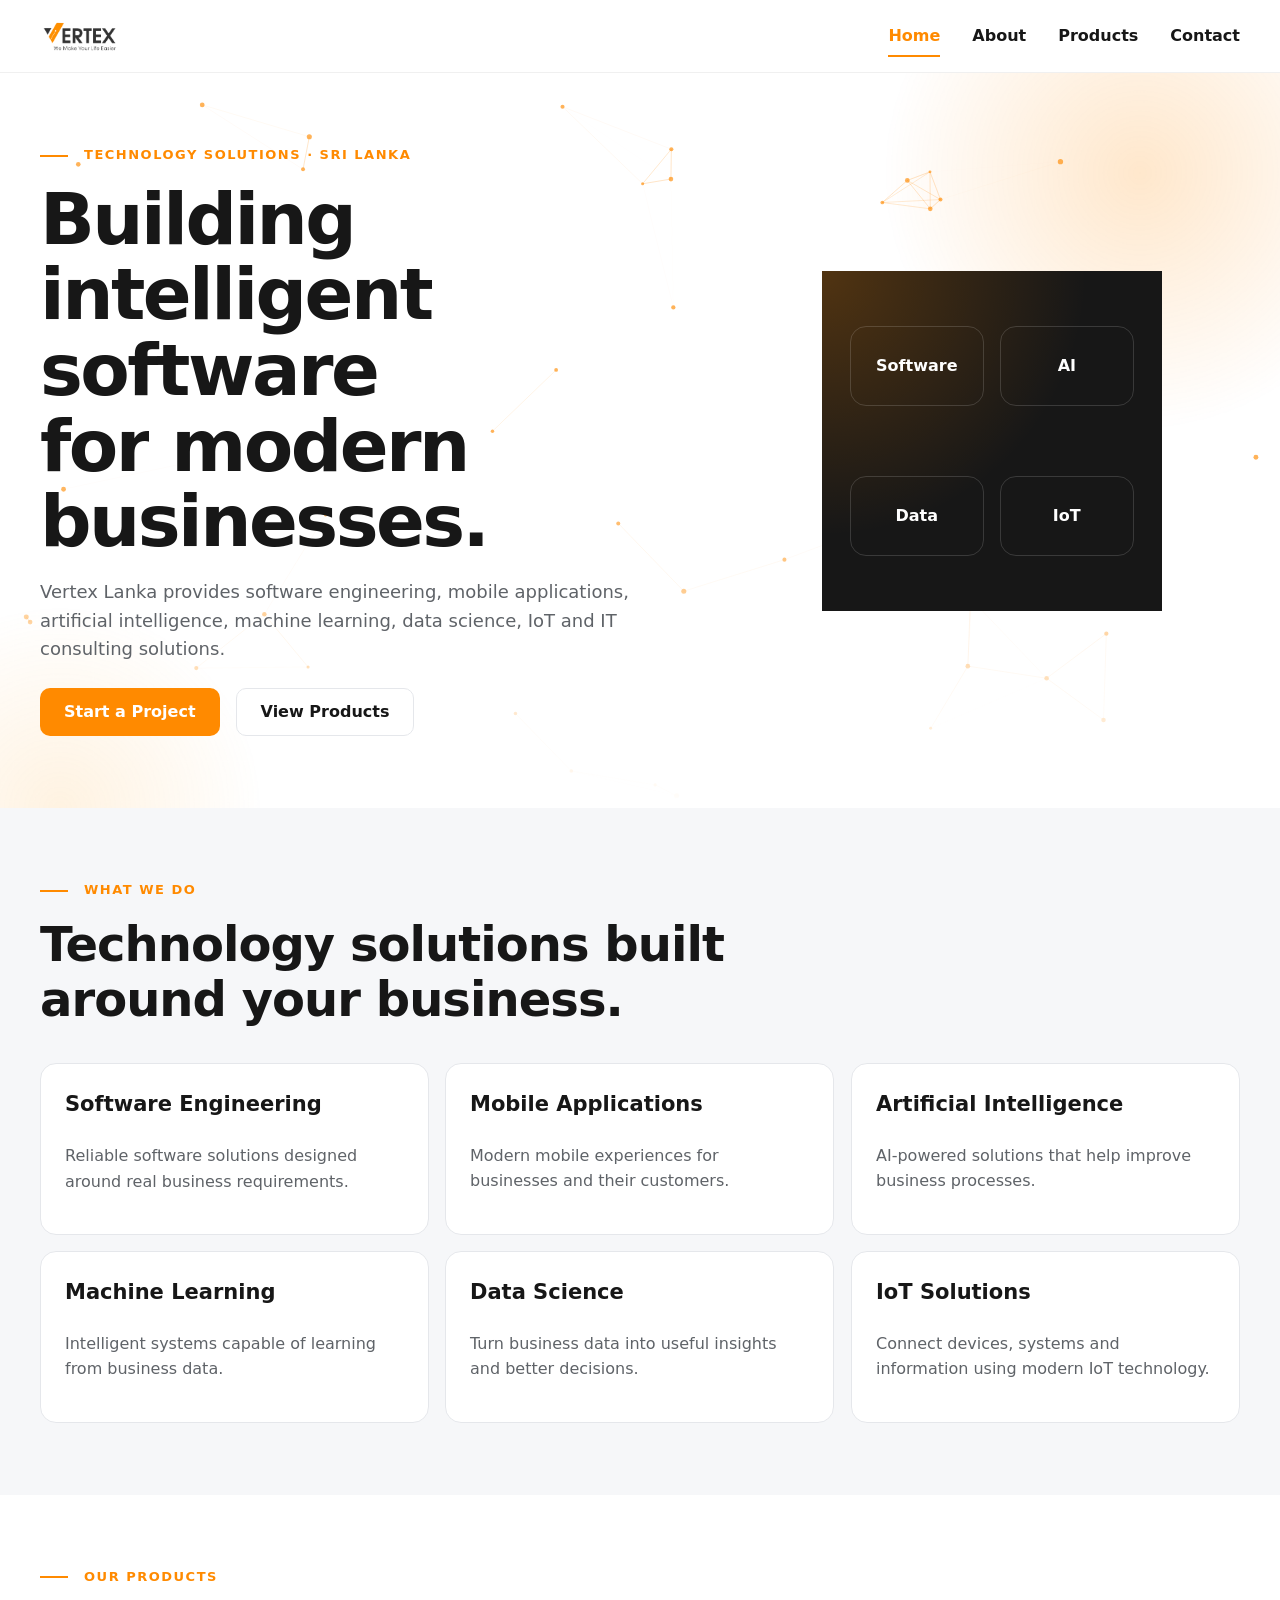
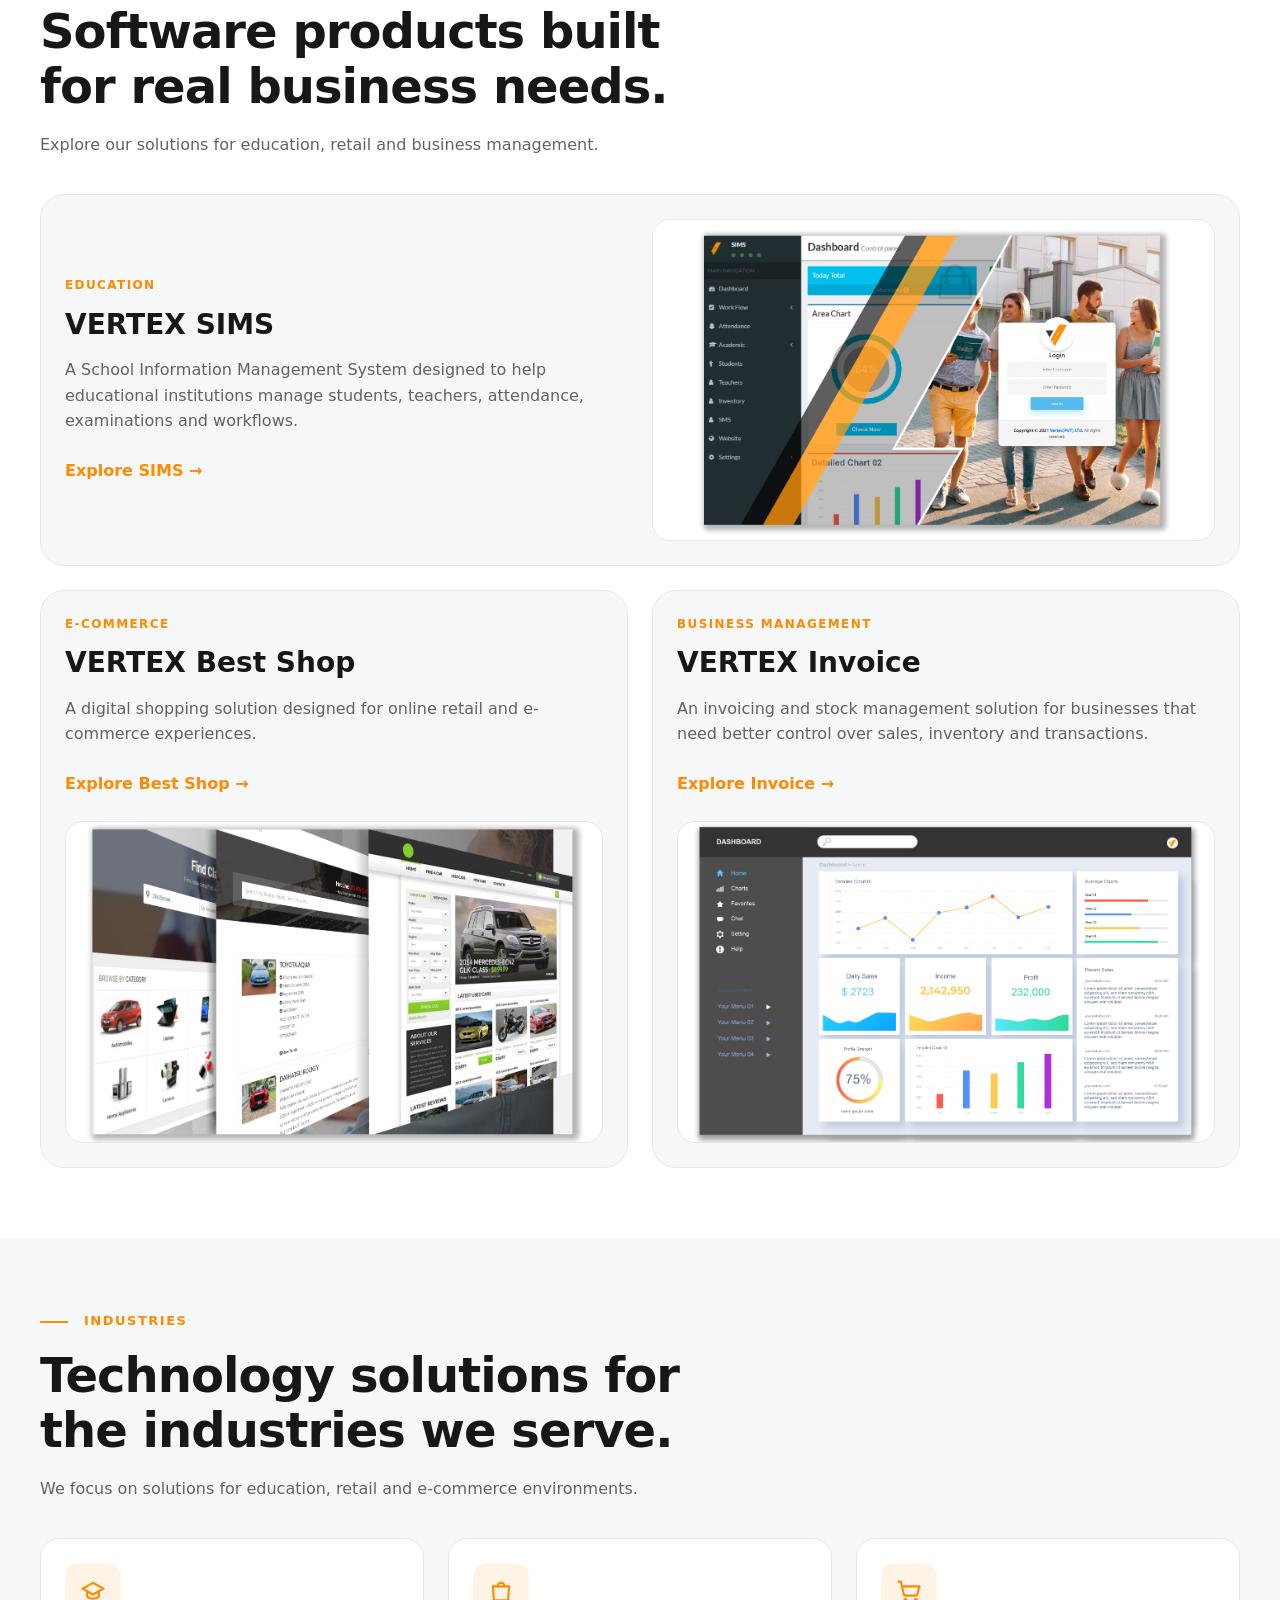
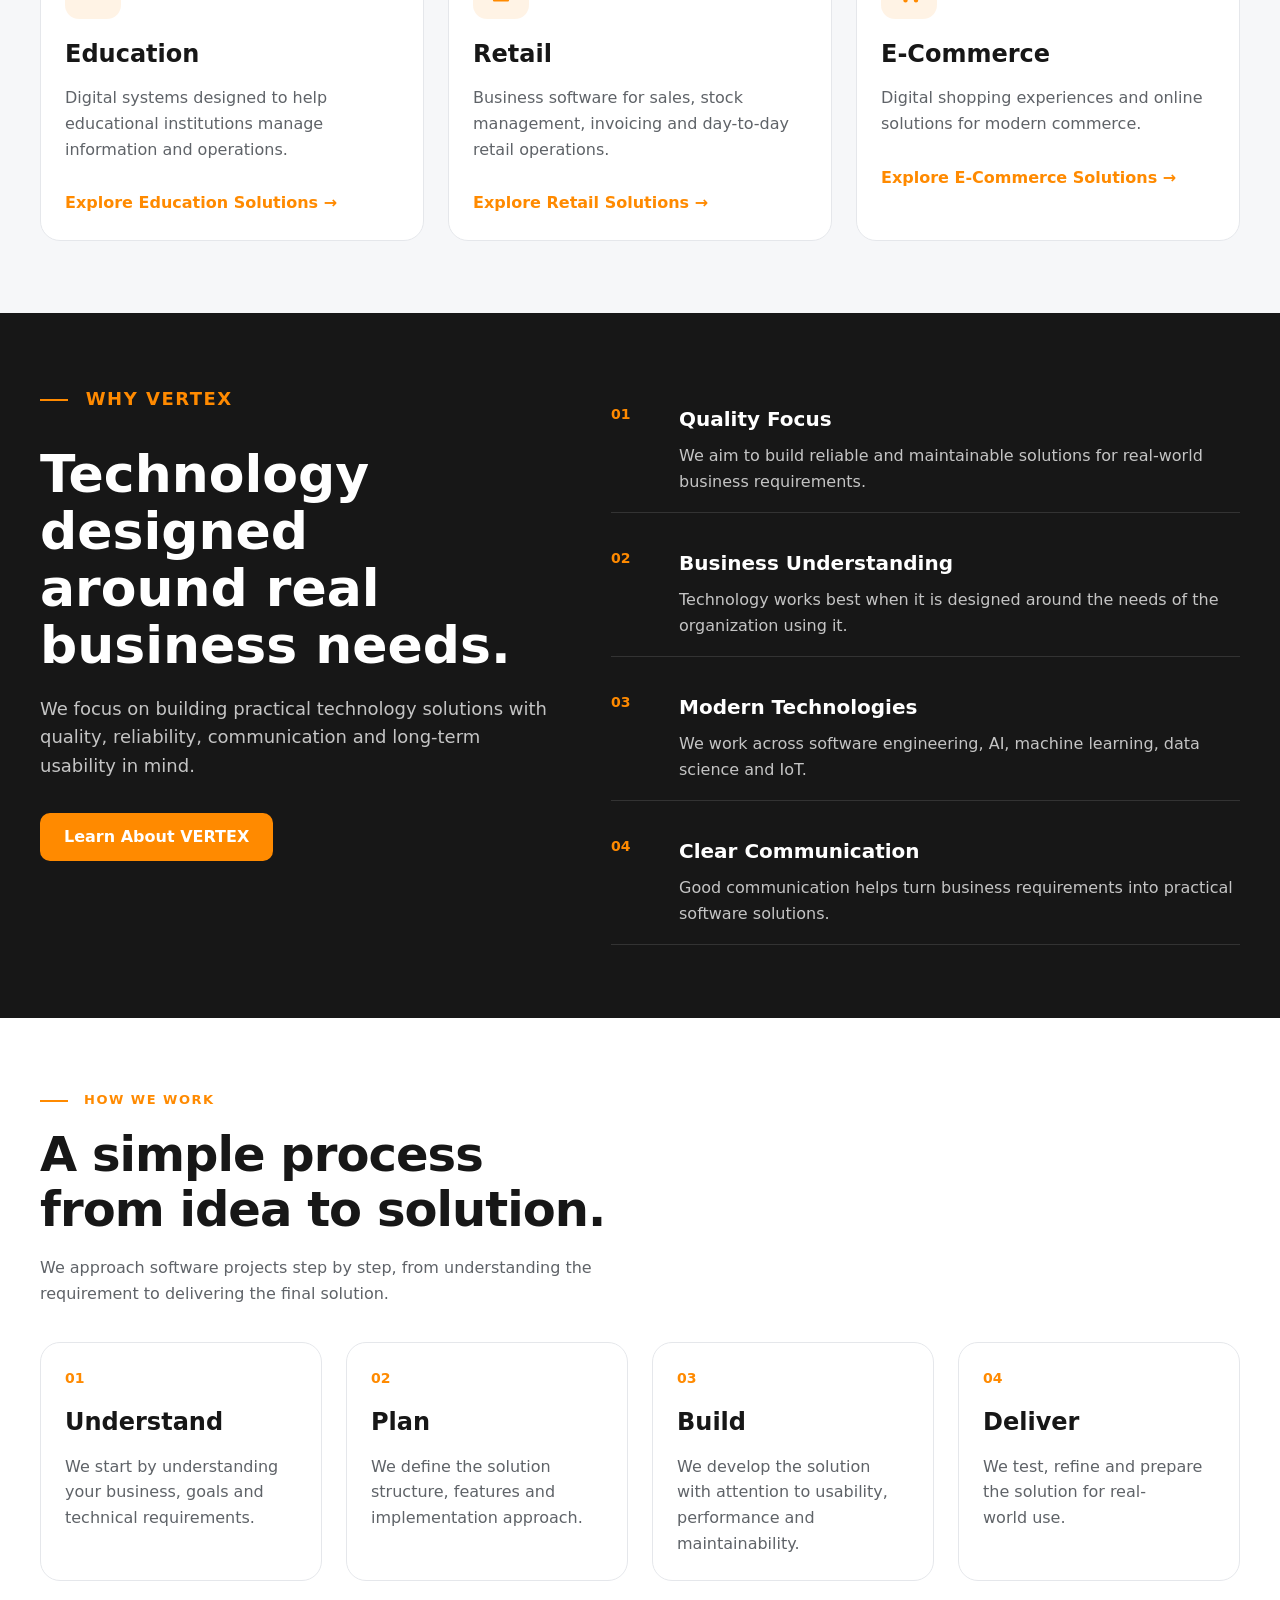
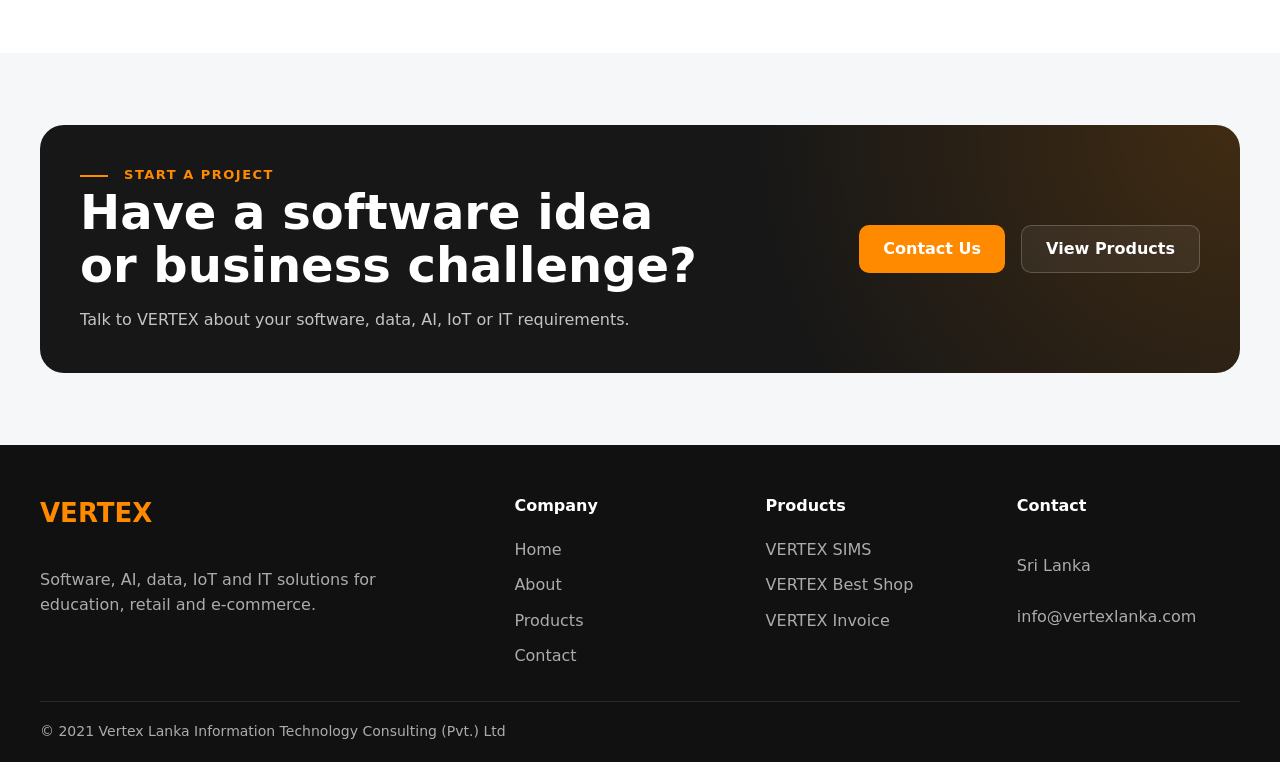
<file: index.html>
<!DOCTYPE html>
<html lang="en">

<head>
  <meta charset="UTF-8">

  <meta
    name="viewport"
    content="width=device-width, initial-scale=1.0"
  >

  <!-- index.html -->
<title>Vertex Lanka | Software, AI & IT Solutions</title>

  <meta
    name="description"
    content="Vertex Lanka provides software engineering, AI, machine learning, data science, IoT and IT consulting solutions."
  >
<link
  rel="icon"
  type="image/png"
  sizes="32x32"
  href="./img/logo/favicon-32.png?v=3"
>
<script type="application/ld+json">
{
  "@context": "https://schema.org",
  "@type": "Organization",
  "name": "Vertex Lanka Information Technology Consulting (Pvt.) Ltd",
  "url": "https://vertexlanka.com/",
  "email": "info@vertexlanka.com",
  "areaServed": "Sri Lanka"
}
</script>
  <link rel="stylesheet" href="styles.css">
</head>

<body>


  <!-- ========================================
       HEADER
  ========================================= -->

  <header class="site-header">

    <div class="container navbar">

      <a
  href="index.html"
  class="logo"
  aria-label="Vertex Lanka home"
>
  <img
    src="img/logo/vertex-logo.png"
    alt="Vertex Lanka"
  >
</a>

      <button
  class="menu-button"
  id="menuButton"
  aria-label="Open navigation"
  aria-controls="navMenu"
  aria-expanded="false"
>
  <span aria-hidden="true">☰</span>
</button>

      <nav class="nav-menu" id="navMenu">

        <a href="index.html">Home</a>

        <a href="about.html">About</a>

        <a href="products.html">Products</a>

        <a href="contact.html">Contact</a>

      </nav>

    </div>

  </header>



  <!-- ========================================
       MAIN CONTENT
  ========================================= -->

  <main>


    <!-- ========================================
         HERO
    ========================================= -->

    <section class="hero">

      <div class="container hero-grid">


        <div class="hero-content reveal">

          <p class="eyebrow">
            TECHNOLOGY SOLUTIONS · SRI LANKA
          </p>

          <h1>
            Building intelligent software for modern businesses.
          </h1>

          <p class="hero-description">
            Vertex Lanka provides software engineering,
            mobile applications, artificial intelligence,
            machine learning, data science, IoT and
            IT consulting solutions.
          </p>


          <div class="hero-buttons">

            <a
              href="contact.html"
              class="button button-primary"
            >
              Start a Project
            </a>

            <a
              href="products.html"
              class="button button-secondary"
            >
              View Products
            </a>

          </div>

        </div>


        <div class="hero-visual reveal">

          <div class="tech-card">

            <span>Software</span>

            <span>AI</span>

            <span>Data</span>

            <span>IoT</span>

          </div>

        </div>


      </div>

    </section>



    <!-- ========================================
         SERVICES
    ========================================= -->

    <section class="section services">

      <div class="container">


        <div class="section-heading reveal">

          <p class="eyebrow">
            WHAT WE DO
          </p>

          <h2>
            Technology solutions built around your business.
          </h2>

        </div>


        <div class="services-grid">


          <article class="service-card reveal">

            <h3>
              Software Engineering
            </h3>

            <p>
              Reliable software solutions designed around
              real business requirements.
            </p>

          </article>


          <article class="service-card reveal">

            <h3>
              Mobile Applications
            </h3>

            <p>
              Modern mobile experiences for businesses
              and their customers.
            </p>

          </article>


          <article class="service-card reveal">

            <h3>
              Artificial Intelligence
            </h3>

            <p>
              AI-powered solutions that help improve
              business processes.
            </p>

          </article>


          <article class="service-card reveal">

            <h3>
              Machine Learning
            </h3>

            <p>
              Intelligent systems capable of learning
              from business data.
            </p>

          </article>


          <article class="service-card reveal">

            <h3>
              Data Science
            </h3>

            <p>
              Turn business data into useful insights
              and better decisions.
            </p>

          </article>


          <article class="service-card reveal">

            <h3>
              IoT Solutions
            </h3>

            <p>
              Connect devices, systems and information
              using modern IoT technology.
            </p>

          </article>


        </div>

      </div>

    </section>



    <!-- ========================================
         PRODUCTS
    ========================================= -->

    <section class="section products-section">

      <div class="container">


        <div class="section-heading reveal">

          <p class="eyebrow">
            OUR PRODUCTS
          </p>

          <h2>
            Software products built for real business needs.
          </h2>

          <p>
            Explore our solutions for education,
            retail and business management.
          </p>

        </div>


        <div class="products-grid">


          <!-- SIMS -->

          <article class="product-card product-card-large reveal">


            <div class="product-content">

              <p class="product-label">
                EDUCATION
              </p>

              <h3>
                VERTEX SIMS
              </h3>

              <p>
                A School Information Management System designed
                to help educational institutions manage students,
                teachers, attendance, examinations and workflows.
              </p>

              <a
                href="sims.html"
                class="product-link"
              >
                Explore SIMS →
              </a>

            </div>


            <div class="product-card-image">

  <img
    src="img/sims/dashboard.png"
    alt="VERTEX SIMS dashboard"
  >

</div>


          </article>



          <!-- BEST SHOP -->

          <article class="product-card reveal">


            <div class="product-content">

              <p class="product-label">
                E-COMMERCE
              </p>

              <h3>
                VERTEX Best Shop
              </h3>

              <p>
                A digital shopping solution designed for
                online retail and e-commerce experiences.
              </p>

              <a
                href="shop.html"
                class="product-link"
              >
                Explore Best Shop →
              </a>

            </div>


            <div class="product-card-image">

  <img
    src="img/shop/shop.png"
    alt="VERTEX Best Shop interface"
  >

</div>


          </article>



          <!-- INVOICE -->

          <article class="product-card reveal">


            <div class="product-content">

              <p class="product-label">
                BUSINESS MANAGEMENT
              </p>

              <h3>
                VERTEX Invoice
              </h3>

              <p>
                An invoicing and stock management solution
                for businesses that need better control over
                sales, inventory and transactions.
              </p>

              <a
                href="invoice.html"
                class="product-link"
              >
                Explore Invoice →
              </a>

            </div>


            <div class="product-card-image">

  <img
    src="img/invoice/invoice.png"
    alt="VERTEX Invoice dashboard"
  >

</div>


          </article>


        </div>

      </div>

    </section>



    <!-- ========================================
         INDUSTRIES
    ========================================= -->

    <section class="section industries-section">

      <div class="container">


        <div class="section-heading reveal">

          <p class="eyebrow">
            INDUSTRIES
          </p>

          <h2>
            Technology solutions for the industries we serve.
          </h2>

          <p>
            We focus on solutions for education,
            retail and e-commerce environments.
          </p>

        </div>


        <div class="industries-grid">


          <article class="industry-card reveal">

            <div class="industry-icon" aria-hidden="true">

  <svg
    viewBox="0 0 24 24"
    width="28"
    height="28"
    fill="none"
    stroke="currentColor"
    stroke-width="1.8"
    stroke-linecap="round"
    stroke-linejoin="round"
  >
    <path d="M3 10l9-5 9 5-9 5-9-5Z"></path>
    <path d="M7 12v5c3 2 7 2 10 0v-5"></path>
  </svg>

</div>

            <h3>
              Education
            </h3>

            <p>
              Digital systems designed to help educational
              institutions manage information and operations.
            </p>

            <a
              href="sims.html"
              class="industry-link"
            >
              Explore Education Solutions →
            </a>

          </article>



          <article class="industry-card reveal">

            <div class="industry-icon" aria-hidden="true">

  <svg
    viewBox="0 0 24 24"
    width="28"
    height="28"
    fill="none"
    stroke="currentColor"
    stroke-width="1.8"
    stroke-linecap="round"
    stroke-linejoin="round"
  >
    <path d="M5 8h14l-1 12H6L5 8Z"></path>
    <path d="M9 8a3 3 0 0 1 6 0"></path>
  </svg>

</div>

            <h3>
              Retail
            </h3>

            <p>
              Business software for sales, stock management,
              invoicing and day-to-day retail operations.
            </p>

            <a
              href="invoice.html"
              class="industry-link"
            >
              Explore Retail Solutions →
            </a>

          </article>



          <article class="industry-card reveal">

            <div class="industry-icon" aria-hidden="true">

  <svg
    viewBox="0 0 24 24"
    width="28"
    height="28"
    fill="none"
    stroke="currentColor"
    stroke-width="1.8"
    stroke-linecap="round"
    stroke-linejoin="round"
  >
    <circle cx="9" cy="20" r="1"></circle>

    <circle cx="18" cy="20" r="1"></circle>

    <path d="M3 4h2l2.4 10.4a2 2 0 0 0 2 1.6h7.8a2 2 0 0 0 2-1.6L21 8H6"></path>
  </svg>

</div>

            <h3>
              E-Commerce
            </h3>

            <p>
              Digital shopping experiences and online
              solutions for modern commerce.
            </p>

            <a
              href="shop.html"
              class="industry-link"
            >
              Explore E-Commerce Solutions →
            </a>

          </article>


        </div>

      </div>

    </section>



    <!-- ========================================
         WHY VERTEX
    ========================================= -->

    <section class="section why-section">

      <div class="container why-grid">


        <div class="why-content reveal">

          <p class="eyebrow">
            WHY VERTEX
          </p>

          <h2>
            Technology designed around real business needs.
          </h2>

          <p>
            We focus on building practical technology solutions
            with quality, reliability, communication and
            long-term usability in mind.
          </p>

          <a
            href="about.html"
            class="button button-primary"
          >
            Learn About VERTEX
          </a>

        </div>



        <div class="why-list">


          <article class="why-item reveal">

            <div class="why-number">
              01
            </div>

            <div>

              <h3>
                Quality Focus
              </h3>

              <p>
                We aim to build reliable and maintainable
                solutions for real-world business requirements.
              </p>

            </div>

          </article>



          <article class="why-item reveal">

            <div class="why-number">
              02
            </div>

            <div>

              <h3>
                Business Understanding
              </h3>

              <p>
                Technology works best when it is designed
                around the needs of the organization using it.
              </p>

            </div>

          </article>



          <article class="why-item reveal">

            <div class="why-number">
              03
            </div>

            <div>

              <h3>
                Modern Technologies
              </h3>

              <p>
                We work across software engineering,
                AI, machine learning, data science and IoT.
              </p>

            </div>

          </article>



          <article class="why-item reveal">

            <div class="why-number">
              04
            </div>

            <div>

              <h3>
                Clear Communication
              </h3>

              <p>
                Good communication helps turn business
                requirements into practical software solutions.
              </p>

            </div>

          </article>


        </div>


      </div>

    </section>



    <!-- ========================================
         HOW WE WORK
    ========================================= -->

    <section class="section process-section">

      <div class="container">


        <div class="section-heading reveal">

          <p class="eyebrow">
            HOW WE WORK
          </p>

          <h2>
            A simple process from idea to solution.
          </h2>

          <p>
            We approach software projects step by step,
            from understanding the requirement to delivering
            the final solution.
          </p>

        </div>


        <div class="process-grid">


          <article class="process-card reveal">

            <div class="process-number">
              01
            </div>

            <h3>
              Understand
            </h3>

            <p>
              We start by understanding your business,
              goals and technical requirements.
            </p>

          </article>



          <article class="process-card reveal">

            <div class="process-number">
              02
            </div>

            <h3>
              Plan
            </h3>

            <p>
              We define the solution structure,
              features and implementation approach.
            </p>

          </article>



          <article class="process-card reveal">

            <div class="process-number">
              03
            </div>

            <h3>
              Build
            </h3>

            <p>
              We develop the solution with attention to
              usability, performance and maintainability.
            </p>

          </article>



          <article class="process-card reveal">

            <div class="process-number">
              04
            </div>

            <h3>
              Deliver
            </h3>

            <p>
              We test, refine and prepare the solution
              for real-world use.
            </p>

          </article>


        </div>


      </div>

    </section>



    <!-- ========================================
         CTA
    ========================================= -->

    <section class="section cta-section">

      <div class="container">


        <div class="cta-box reveal">


          <div class="cta-content">

            <p class="eyebrow">
              START A PROJECT
            </p>

            <h2>
              Have a software idea or business challenge?
            </h2>

            <p>
              Talk to VERTEX about your software,
              data, AI, IoT or IT requirements.
            </p>

          </div>


          <div class="cta-actions">

            <a
              href="contact.html"
              class="button button-primary"
            >
              Contact Us
            </a>

            <a
              href="products.html"
              class="button button-secondary"
            >
              View Products
            </a>

          </div>


        </div>


      </div>

    </section>


  </main>



  <!-- ========================================
       FOOTER
  ========================================= -->

  <footer class="footer">

    <div class="container">


      <div class="footer-grid">


        <div class="footer-brand">

          <a
            href="index.html"
            class="footer-logo"
          >
            VERTEX
          </a>

          <p>
            Software, AI, data, IoT and IT solutions
            for education, retail and e-commerce.
          </p>

        </div>



        <div class="footer-column">

          <h3>
            Company
          </h3>

          <a href="index.html">
            Home
          </a>

          <a href="about.html">
            About
          </a>

          <a href="products.html">
            Products
          </a>

          <a href="contact.html">
            Contact
          </a>

        </div>



        <div class="footer-column">

          <h3>
            Products
          </h3>

          <a href="sims.html">
            VERTEX SIMS
          </a>

          <a href="shop.html">
            VERTEX Best Shop
          </a>

          <a href="invoice.html">
            VERTEX Invoice
          </a>

        </div>



        <div class="footer-column">

          <h3>
            Contact
          </h3>

          <p>
            Sri Lanka
          </p>

          <a href="mailto:info@vertexlanka.com">
            info@vertexlanka.com
          </a>

        </div>


      </div>



      <div class="footer-bottom">

        <p>
  © 2021 Vertex Lanka Information Technology Consulting (Pvt.) Ltd
</p>

      </div>


    </div>

  </footer>



  <script src="script.js"></script>


</body>

</html>
</file>
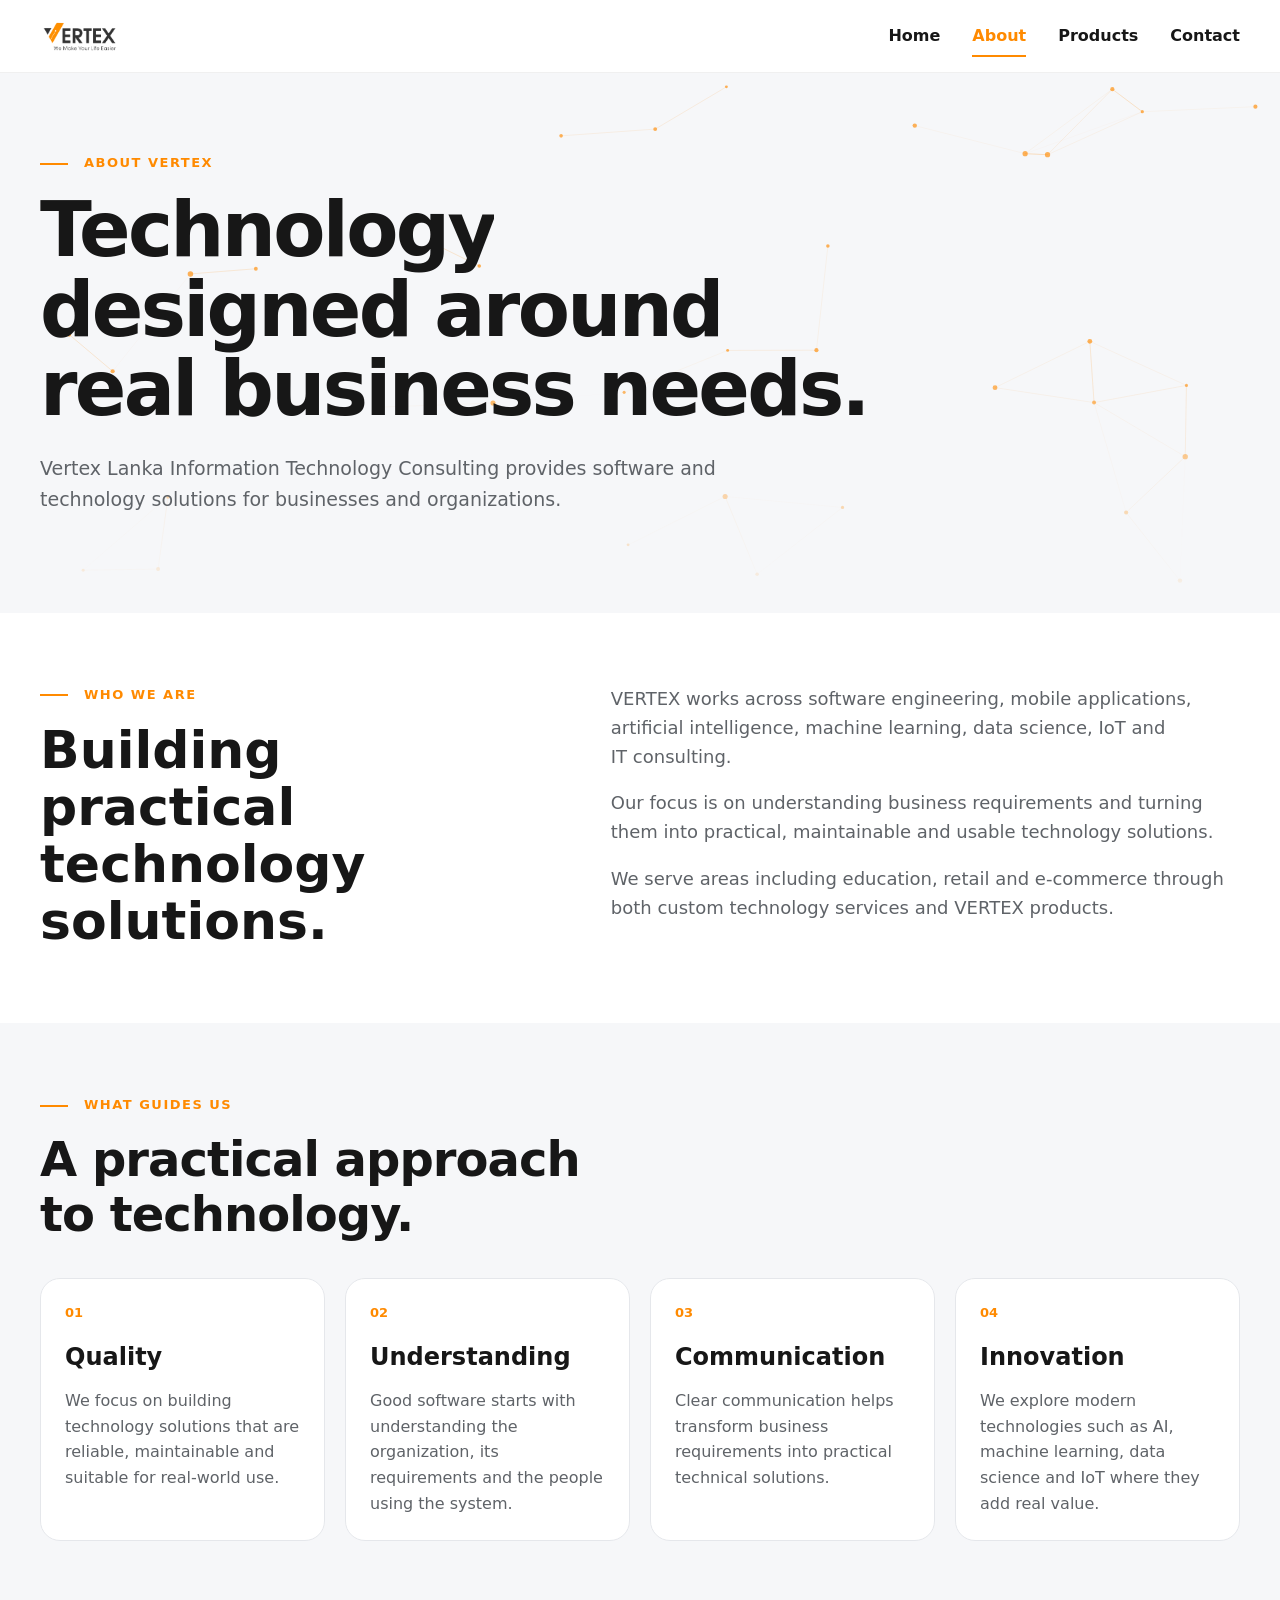
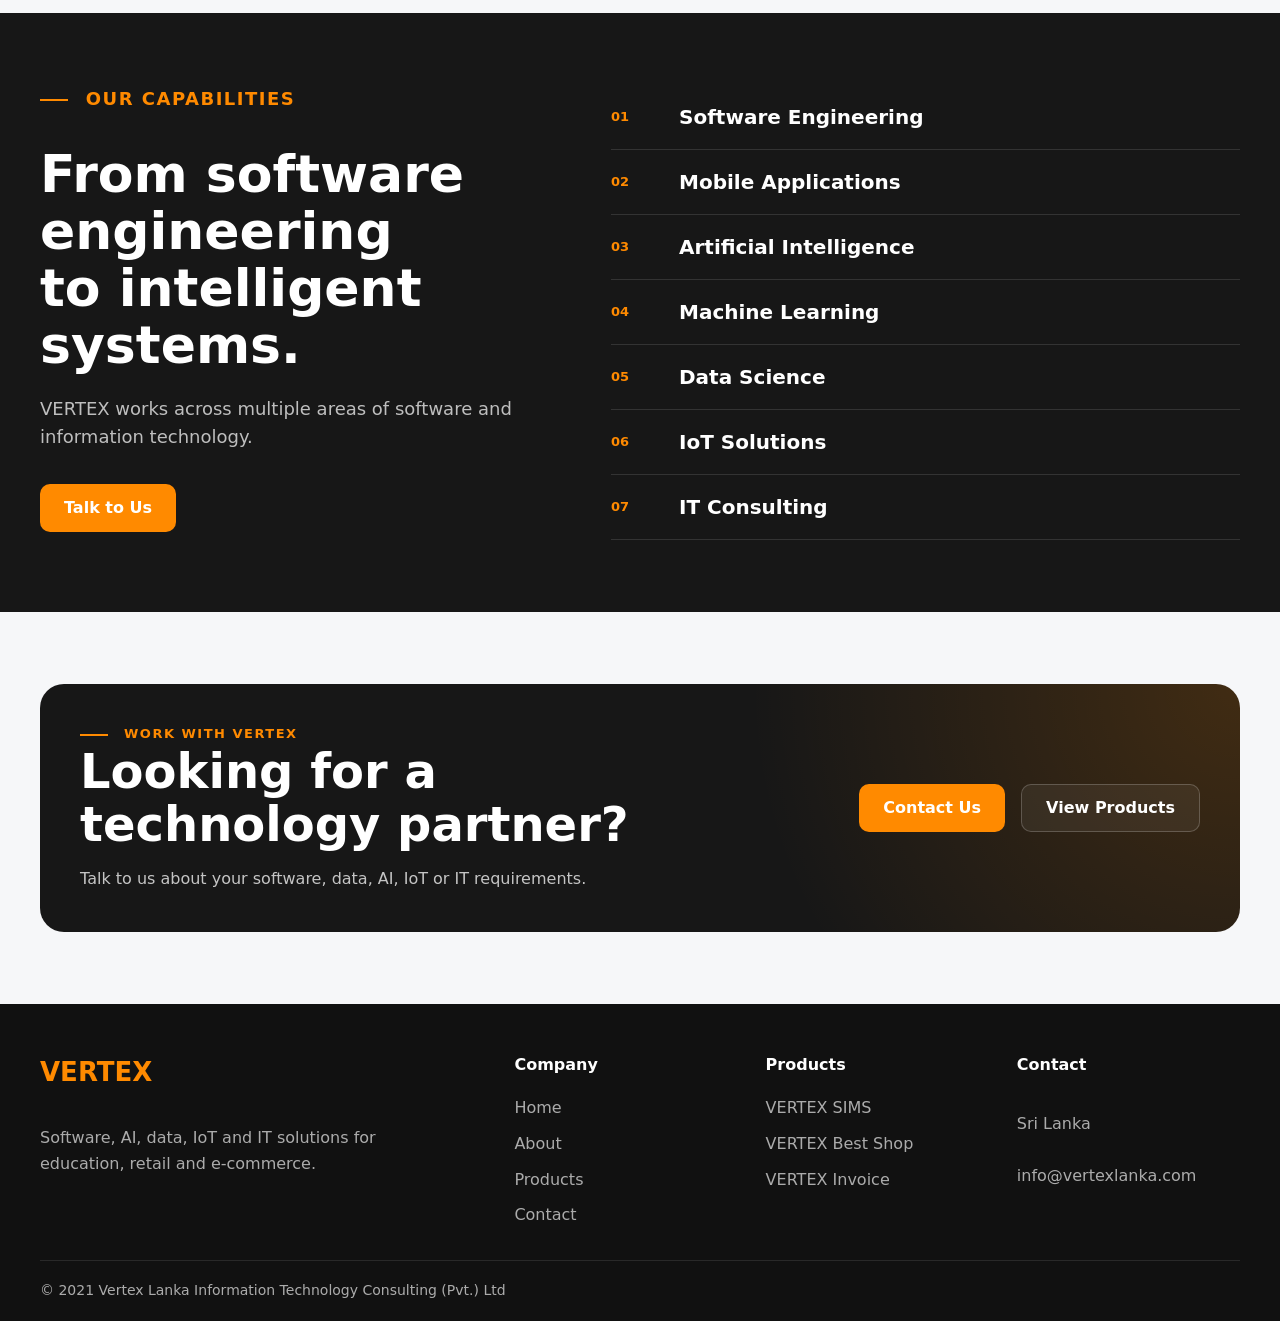
<file: about.html>
<!DOCTYPE html>
<html lang="en">

<head>
  <meta charset="UTF-8">

  <meta
    name="viewport"
    content="width=device-width, initial-scale=1.0"
  >

  <title>About Vertex Lanka | IT Solutions</title>

  <meta
    name="description"
    content="Learn about Vertex Lanka Information Technology Consulting and our approach to software, AI, data, IoT and IT solutions."
  >
<link
  rel="icon"
  type="image/png"
  sizes="32x32"
  href="./img/logo/favicon-32.png?v=3"
>
  <link rel="stylesheet" href="styles.css">
</head>


<body>


  <!-- ========================================
       HEADER
  ========================================= -->

  <header class="site-header">

    <div class="container navbar">

      <a
  href="index.html"
  class="logo"
  aria-label="Vertex Lanka home"
>
  <img
    src="img/logo/vertex-logo.png"
    alt="Vertex Lanka"
  >
</a>

      <button
  class="menu-button"
  id="menuButton"
  aria-label="Open navigation"
  aria-controls="navMenu"
  aria-expanded="false"
>
  <span aria-hidden="true">☰</span>
</button>

      <nav class="nav-menu" id="navMenu">

        <a href="index.html">
          Home
        </a>

        <a href="about.html">
          About
        </a>

        <a href="products.html">
          Products
        </a>

        <a href="contact.html">
          Contact
        </a>

      </nav>

    </div>

  </header>



  <main>


    <!-- ========================================
         ABOUT HERO
    ========================================= -->

    <section class="about-hero">

      <div class="container">

        <div class="about-hero-content reveal">

          <p class="eyebrow">
            ABOUT VERTEX
          </p>

          <h1>
            Technology designed around real business needs.
          </h1>

          <p>
            Vertex Lanka Information Technology Consulting
            provides software and technology solutions for
            businesses and organizations.
          </p>

        </div>

      </div>

    </section>



    <!-- ========================================
         COMPANY INTRODUCTION
    ========================================= -->

    <section class="section">

      <div class="container about-intro-grid">


        <div class="about-intro-title reveal">

          <p class="eyebrow">
            WHO WE ARE
          </p>

          <h2>
            Building practical technology solutions.
          </h2>

        </div>


        <div class="about-intro-text reveal">

          <p>
            VERTEX works across software engineering,
            mobile applications, artificial intelligence,
            machine learning, data science, IoT and
            IT consulting.
          </p>

          <p>
            Our focus is on understanding business
            requirements and turning them into practical,
            maintainable and usable technology solutions.
          </p>

          <p>
            We serve areas including education,
            retail and e-commerce through both
            custom technology services and VERTEX products.
          </p>

        </div>


      </div>

    </section>



    <!-- ========================================
         PRINCIPLES
    ========================================= -->

    <section class="section principles-section">

      <div class="container">


        <div class="section-heading reveal">

          <p class="eyebrow">
            WHAT GUIDES US
          </p>

          <h2>
            A practical approach to technology.
          </h2>

        </div>


        <div class="principles-grid">


          <article class="principle-card reveal">

            <span class="principle-number">
              01
            </span>

            <h3>
              Quality
            </h3>

            <p>
              We focus on building technology solutions
              that are reliable, maintainable and
              suitable for real-world use.
            </p>

          </article>



          <article class="principle-card reveal">

            <span class="principle-number">
              02
            </span>

            <h3>
              Understanding
            </h3>

            <p>
              Good software starts with understanding
              the organization, its requirements and
              the people using the system.
            </p>

          </article>



          <article class="principle-card reveal">

            <span class="principle-number">
              03
            </span>

            <h3>
              Communication
            </h3>

            <p>
              Clear communication helps transform
              business requirements into practical
              technical solutions.
            </p>

          </article>



          <article class="principle-card reveal">

            <span class="principle-number">
              04
            </span>

            <h3>
              Innovation
            </h3>

            <p>
              We explore modern technologies such as
              AI, machine learning, data science
              and IoT where they add real value.
            </p>

          </article>


        </div>


      </div>

    </section>



    <!-- ========================================
         CAPABILITIES
    ========================================= -->

    <section class="section capabilities-section">

      <div class="container capabilities-grid">


        <div class="capabilities-content reveal">

          <p class="eyebrow">
            OUR CAPABILITIES
          </p>

          <h2>
            From software engineering to intelligent systems.
          </h2>

          <p>
            VERTEX works across multiple areas of
            software and information technology.
          </p>

          <a
            href="contact.html"
            class="button button-primary"
          >
            Talk to Us
          </a>

        </div>


        <div class="capabilities-list">


          <div class="capability-item reveal">
            <span>01</span>
            <h3>Software Engineering</h3>
          </div>


          <div class="capability-item reveal">
            <span>02</span>
            <h3>Mobile Applications</h3>
          </div>


          <div class="capability-item reveal">
            <span>03</span>
            <h3>Artificial Intelligence</h3>
          </div>


          <div class="capability-item reveal">
            <span>04</span>
            <h3>Machine Learning</h3>
          </div>


          <div class="capability-item reveal">
            <span>05</span>
            <h3>Data Science</h3>
          </div>


          <div class="capability-item reveal">
            <span>06</span>
            <h3>IoT Solutions</h3>
          </div>


          <div class="capability-item reveal">
            <span>07</span>
            <h3>IT Consulting</h3>
          </div>


        </div>


      </div>

    </section>



    <!-- ========================================
         CTA
    ========================================= -->

    <section class="section cta-section">

      <div class="container">


        <div class="cta-box reveal">


          <div class="cta-content">

            <p class="eyebrow">
              WORK WITH VERTEX
            </p>

            <h2>
              Looking for a technology partner?
            </h2>

            <p>
              Talk to us about your software,
              data, AI, IoT or IT requirements.
            </p>

          </div>


          <div class="cta-actions">

            <a
              href="contact.html"
              class="button button-primary"
            >
              Contact Us
            </a>

            <a
              href="products.html"
              class="button button-secondary"
            >
              View Products
            </a>

          </div>


        </div>


      </div>

    </section>


  </main>



  <!-- ========================================
       FOOTER
  ========================================= -->

  <footer class="footer">

    <div class="container">


      <div class="footer-grid">


        <div class="footer-brand">

          <a
            href="index.html"
            class="footer-logo"
          >
            VERTEX
          </a>

          <p>
            Software, AI, data, IoT and IT solutions
            for education, retail and e-commerce.
          </p>

        </div>



        <div class="footer-column">

          <h3>
            Company
          </h3>

          <a href="index.html">
            Home
          </a>

          <a href="about.html">
            About
          </a>

          <a href="products.html">
            Products
          </a>

          <a href="contact.html">
            Contact
          </a>

        </div>



        <div class="footer-column">

          <h3>
            Products
          </h3>

          <a href="sims.html">
            VERTEX SIMS
          </a>

          <a href="shop.html">
            VERTEX Best Shop
          </a>

          <a href="invoice.html">
            VERTEX Invoice
          </a>

        </div>



        <div class="footer-column">

          <h3>
            Contact
          </h3>

          <p>
            Sri Lanka
          </p>

          <a href="mailto:info@vertexlanka.com">
            info@vertexlanka.com
          </a>

        </div>


      </div>



      <div class="footer-bottom">

       <p>
  © 2021 Vertex Lanka Information Technology Consulting (Pvt.) Ltd
</p>
      </div>


    </div>

  </footer>


  <script src="script.js"></script>


</body>

</html>
</file>
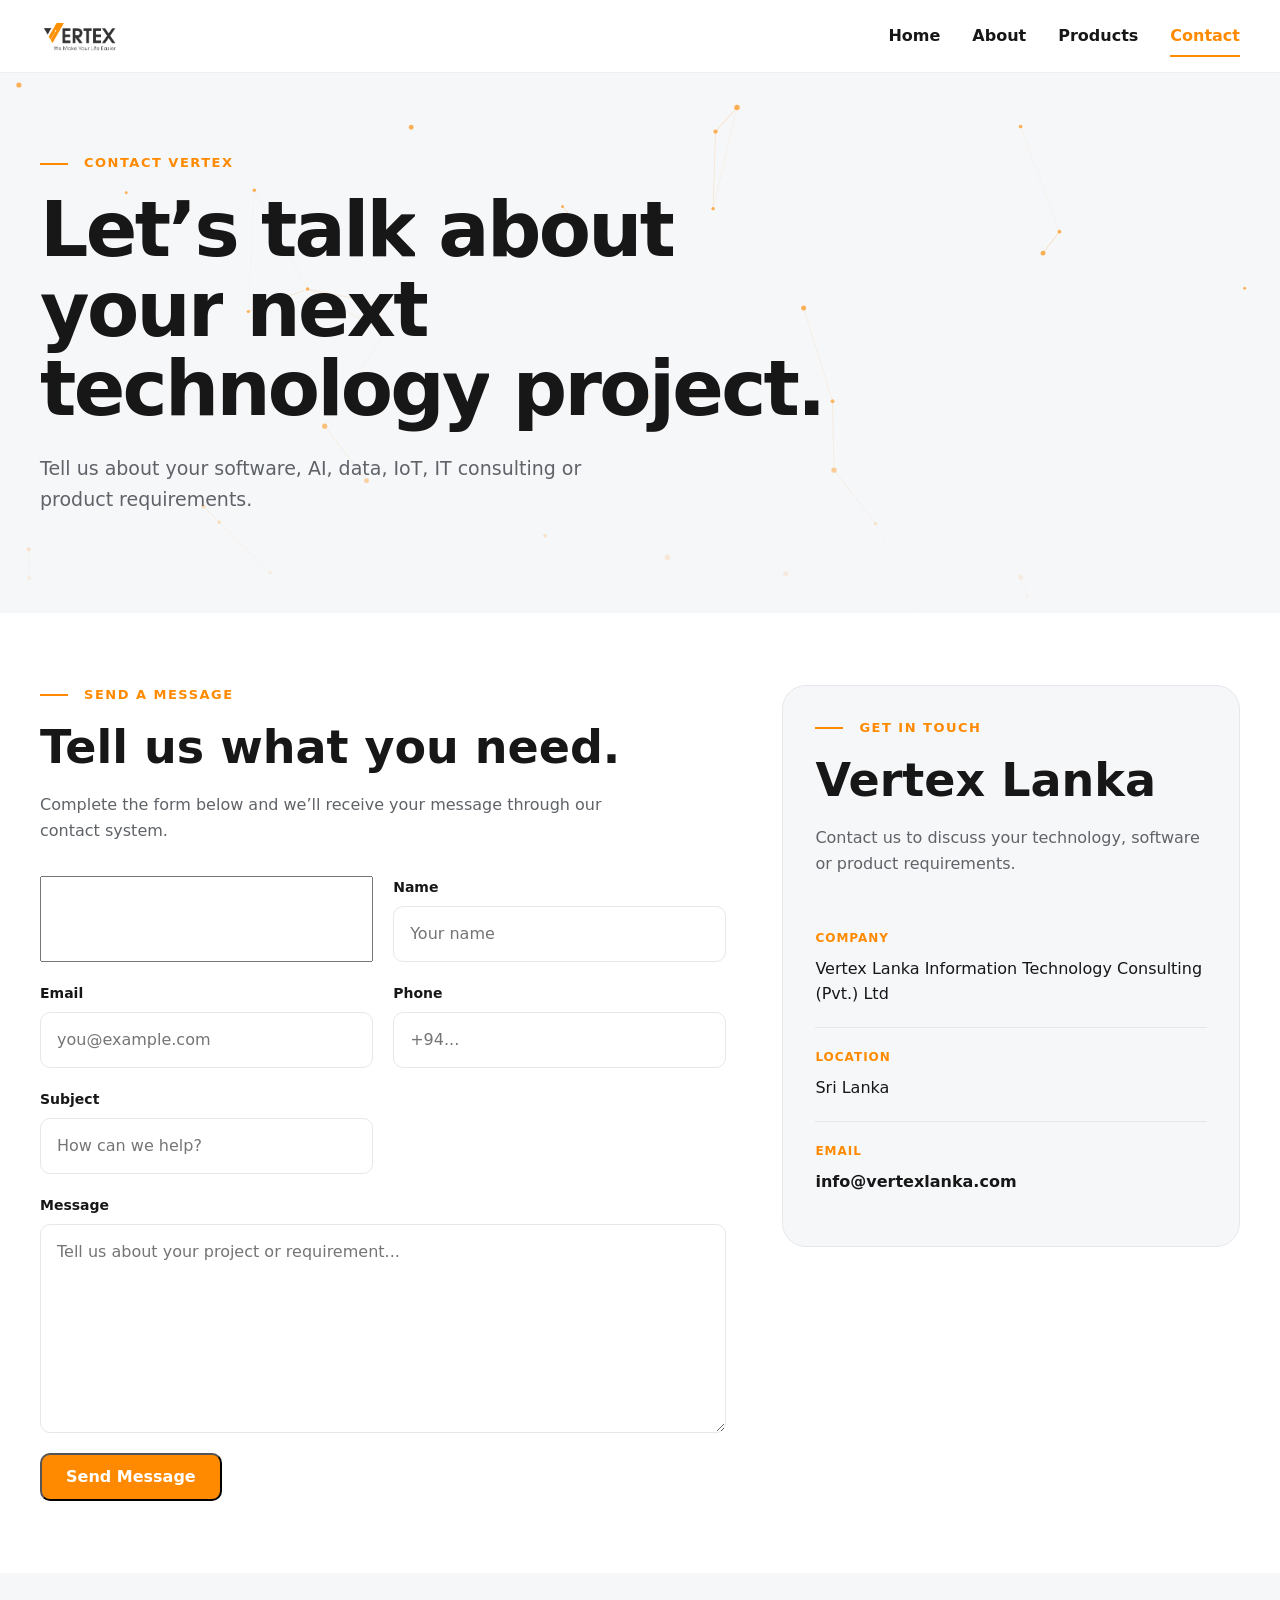
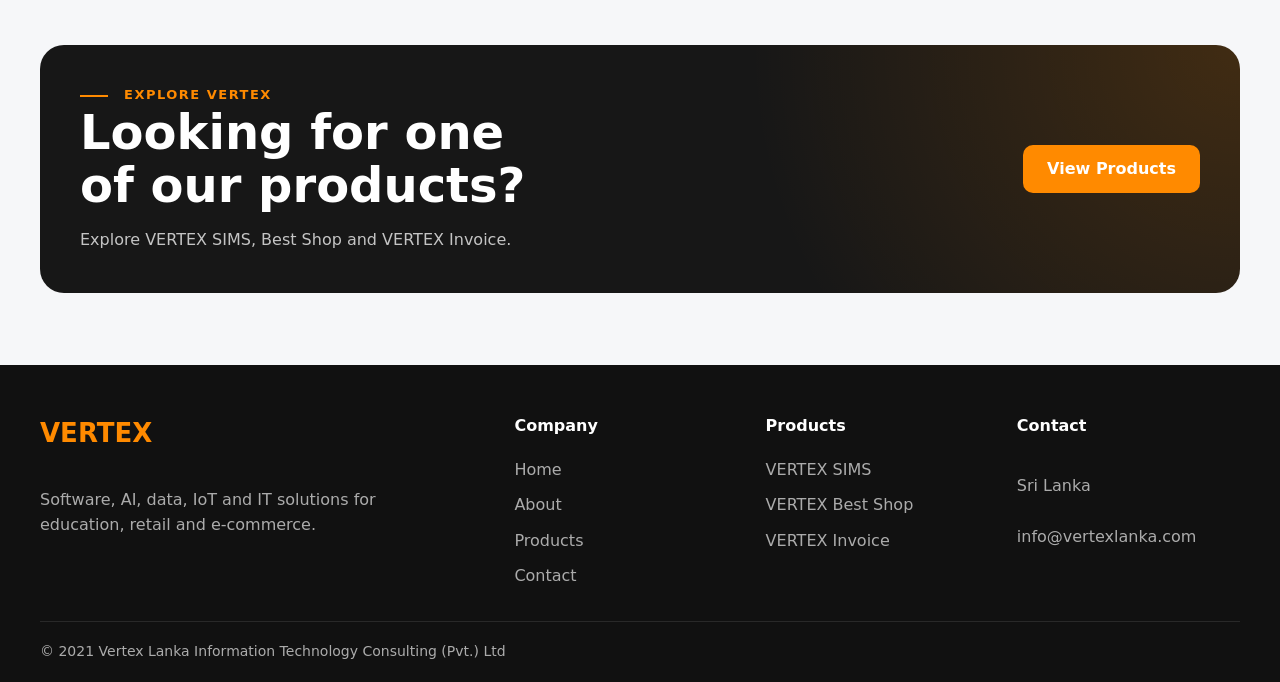
<file: contact.html>
<!DOCTYPE html>
<html lang="en">

<head>
  <meta charset="UTF-8">

  <meta
    name="viewport"
    content="width=device-width, initial-scale=1.0"
  >

  <title>Contact Vertex Lanka | IT Solutions</title>

  <meta
    name="description"
    content="Contact Vertex Lanka to discuss software engineering, AI, data, IoT, IT consulting and product requirements."
  >

  <link
  rel="icon"
  type="image/png"
  sizes="32x32"
  href="./img/logo/favicon-32.png?v=3"
>

  <link rel="stylesheet" href="styles.css">
</head>

<body>

  <!-- HEADER -->

  <header class="site-header">

    <div class="container navbar">

      <a
        href="index.html"
        class="logo"
        aria-label="Vertex Lanka home"
      >
        <img
          src="img/logo/vertex-logo.png"
          alt="Vertex Lanka"
        >
      </a>

      <button
        class="menu-button"
        id="menuButton"
        aria-label="Open navigation"
        aria-controls="navMenu"
        aria-expanded="false"
      >
        <span aria-hidden="true">☰</span>
      </button>

      <nav
        class="nav-menu"
        id="navMenu"
      >
        <a href="index.html">Home</a>
        <a href="about.html">About</a>
        <a href="products.html">Products</a>
        <a href="contact.html">Contact</a>
      </nav>

    </div>

  </header>



  <main>

    <!-- CONTACT HERO -->

    <section class="contact-hero">

      <div class="container">

        <div class="contact-hero-content reveal">

          <p class="eyebrow">
            CONTACT VERTEX
          </p>

          <h1>
            Let’s talk about your next technology project.
          </h1>

          <p>
            Tell us about your software, AI, data,
            IoT, IT consulting or product requirements.
          </p>

        </div>

      </div>

    </section>



    <!-- CONTACT SECTION -->

    <section class="section contact-section">

      <div class="container contact-grid">


        <!-- CONTACT FORM -->

        <div class="contact-form-wrapper reveal">

          <p class="eyebrow">
            SEND A MESSAGE
          </p>

          <h2>
            Tell us what you need.
          </h2>

          <p class="contact-form-intro">
            Complete the form below and we’ll receive your message through our contact system.
          </p>


          <form
            class="contact-form"
            action="https://formspree.io/f/xljgbzoy"
            method="POST"
          >

            <!-- OPTIONAL EMAIL SUBJECT -->

            <input
              type="hidden"
              name="_subject"
              value="New Vertex Lanka Website Enquiry"
            >


            <!-- ANTI-SPAM HONEYPOT -->

            <input
              type="text"
              name="_gotcha"
              tabindex="-1"
              autocomplete="off"
              class="form-honeypot"
              aria-hidden="true"
            >


            <!-- NAME -->

            <div class="form-group">

              <label for="name">
                Name
              </label>

              <input
                type="text"
                id="name"
                name="name"
                autocomplete="name"
                placeholder="Your name"
                required
              >

            </div>


            <!-- EMAIL -->

            <div class="form-group">

              <label for="email">
                Email
              </label>

              <input
                type="email"
                id="email"
                name="email"
                autocomplete="email"
                placeholder="you@example.com"
                required
              >

            </div>


            <!-- PHONE -->

            <div class="form-group">

              <label for="phone">
                Phone
              </label>

              <input
                type="tel"
                id="phone"
                name="phone"
                autocomplete="tel"
                placeholder="+94..."
              >

            </div>


            <!-- SUBJECT -->

            <div class="form-group">

              <label for="subject">
                Subject
              </label>

              <input
                type="text"
                id="subject"
                name="subject"
                placeholder="How can we help?"
              >

            </div>


            <!-- MESSAGE -->

            <div class="form-group form-group-full">

              <label for="message">
                Message
              </label>

              <textarea
                id="message"
                name="message"
                rows="7"
                placeholder="Tell us about your project or requirement..."
                required
              ></textarea>

            </div>


            <!-- SUBMIT -->

            <div class="form-group-full">

              <button
                type="submit"
                class="button button-primary"
              >
                Send Message
              </button>

            </div>

          </form>

        </div>



        <!-- CONTACT INFORMATION -->

        <aside class="contact-info reveal">

          <p class="eyebrow">
            GET IN TOUCH
          </p>

          <h2>
            Vertex Lanka
          </h2>

          <p class="contact-info-intro">
            Contact us to discuss your technology,
            software or product requirements.
          </p>


          <div class="contact-info-list">

            <!-- COMPANY -->

            <div class="contact-info-item">

              <span class="contact-info-label">
                Company
              </span>

              <p>
                Vertex Lanka Information Technology
                Consulting (Pvt.) Ltd
              </p>

            </div>


            <!-- LOCATION -->

            <div class="contact-info-item">

              <span class="contact-info-label">
                Location
              </span>

              <p>
                Sri Lanka
              </p>

            </div>


            <!-- EMAIL -->

            <div class="contact-info-item">

              <span class="contact-info-label">
                Email
              </span>

              <a href="mailto:info@vertexlanka.com">
                info@vertexlanka.com
              </a>

            </div>

          </div>

        </aside>

      </div>

    </section>



    <!-- CONTACT CTA -->

    <section class="section cta-section">

      <div class="container">

        <div class="cta-box reveal">

          <div class="cta-content">

            <p class="eyebrow">
              EXPLORE VERTEX
            </p>

            <h2>
              Looking for one of our products?
            </h2>

            <p>
              Explore VERTEX SIMS, Best Shop
              and VERTEX Invoice.
            </p>

          </div>


          <div class="cta-actions">

            <a
              href="products.html"
              class="button button-primary"
            >
              View Products
            </a>

          </div>

        </div>

      </div>

    </section>

  </main>



  <!-- FOOTER -->

  <footer class="footer">

    <div class="container">

      <div class="footer-grid">

        <div class="footer-brand">

          <a
            href="index.html"
            class="footer-logo"
          >
            VERTEX
          </a>

          <p>
            Software, AI, data, IoT and IT solutions
            for education, retail and e-commerce.
          </p>

        </div>


        <div class="footer-column">

          <h3>
            Company
          </h3>

          <a href="index.html">Home</a>
          <a href="about.html">About</a>
          <a href="products.html">Products</a>
          <a href="contact.html">Contact</a>

        </div>


        <div class="footer-column">

          <h3>
            Products
          </h3>

          <a href="sims.html">VERTEX SIMS</a>
          <a href="shop.html">VERTEX Best Shop</a>
          <a href="invoice.html">VERTEX Invoice</a>

        </div>


        <div class="footer-column">

          <h3>
            Contact
          </h3>

          <p>
            Sri Lanka
          </p>

          <a href="mailto:info@vertexlanka.com">
            info@vertexlanka.com
          </a>

        </div>

      </div>


      <div class="footer-bottom">

        <p>
          © 2021 Vertex Lanka Information Technology Consulting (Pvt.) Ltd
        </p>

      </div>

    </div>

  </footer>


  <script src="script.js"></script>

</body>

</html>
</file>
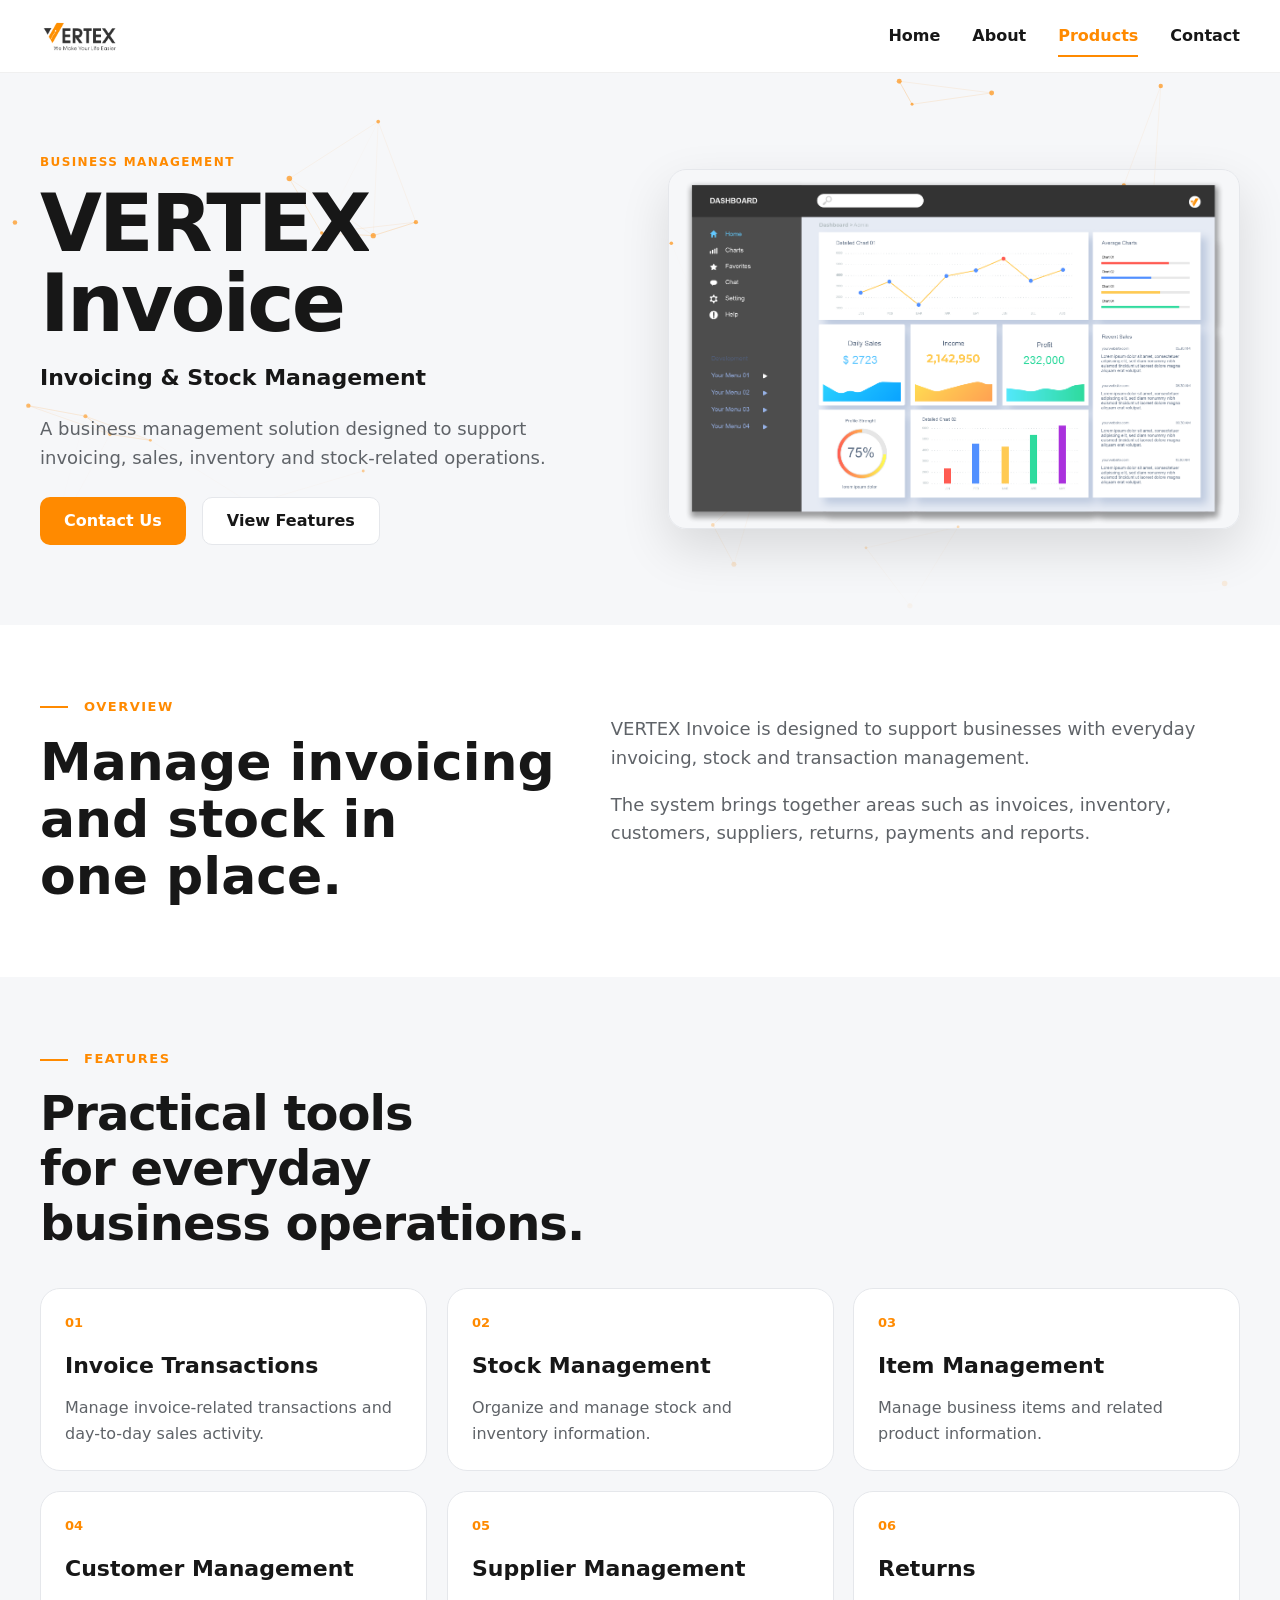
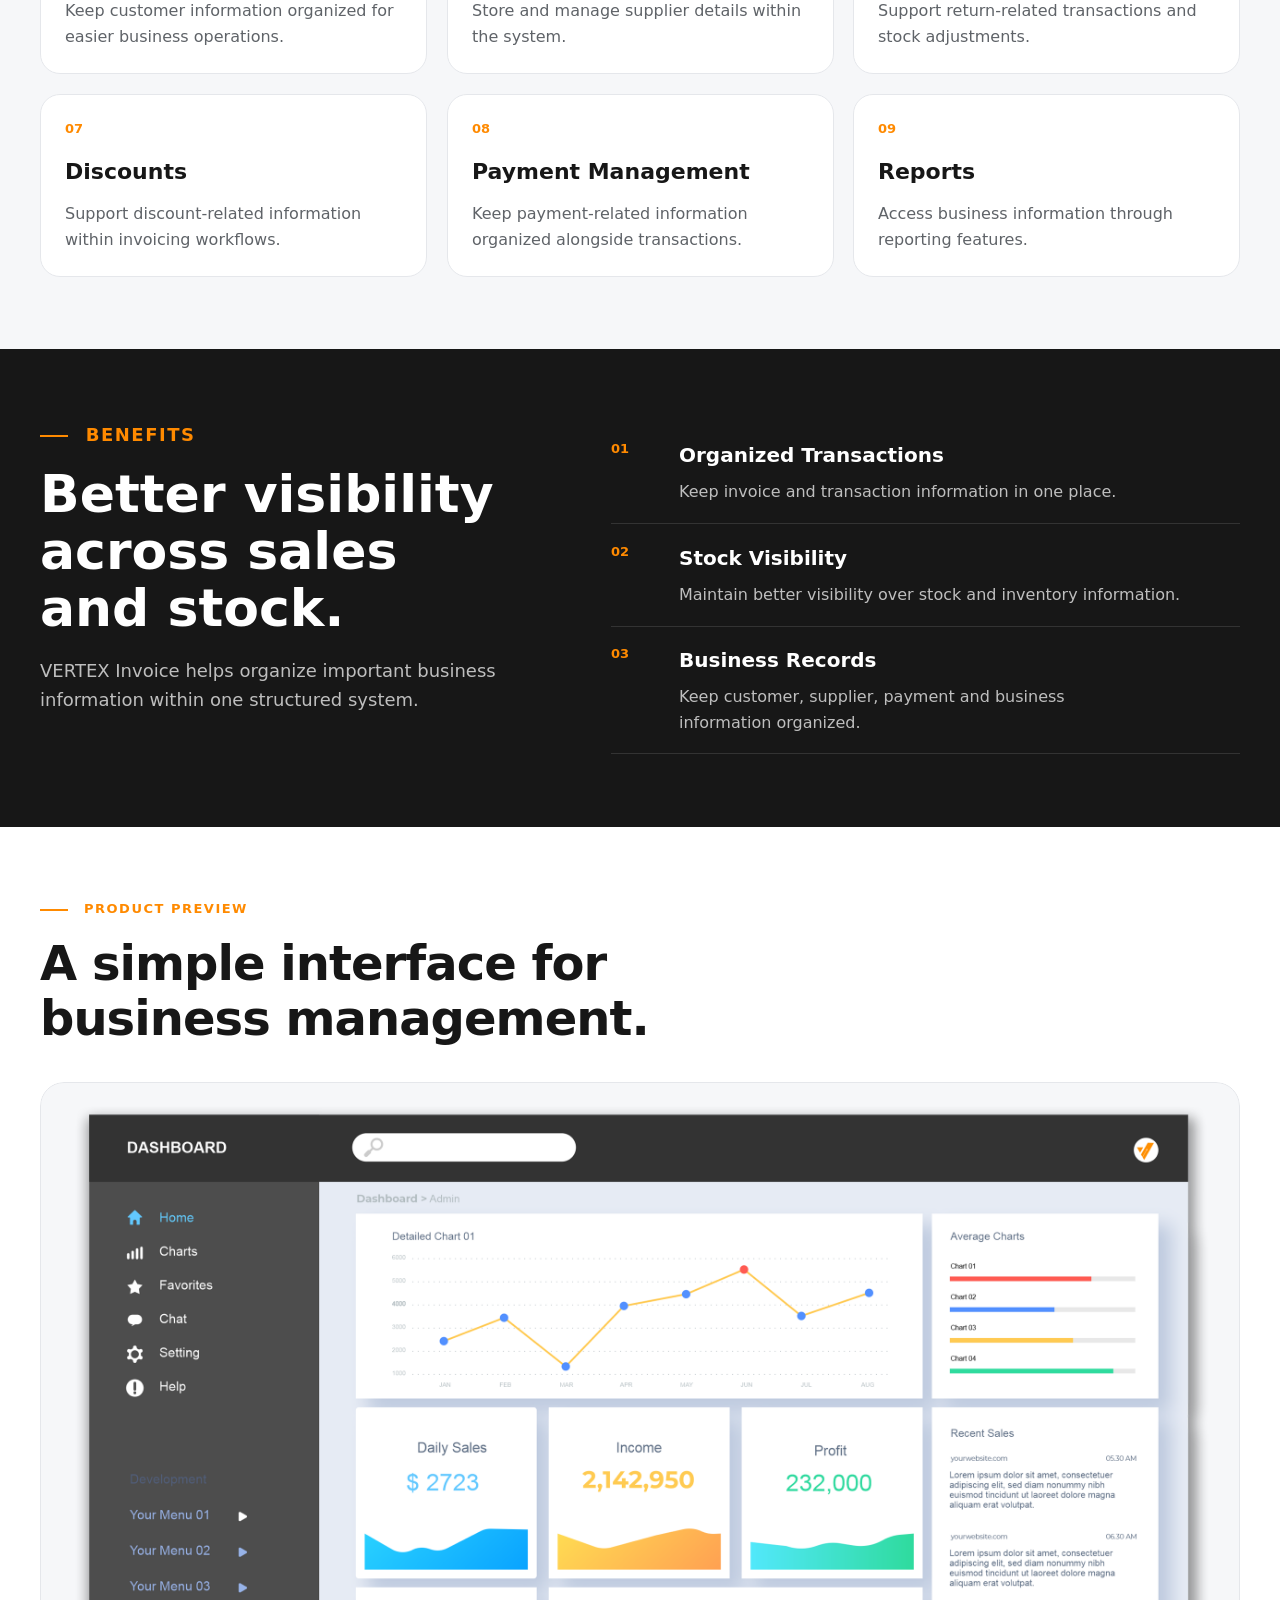
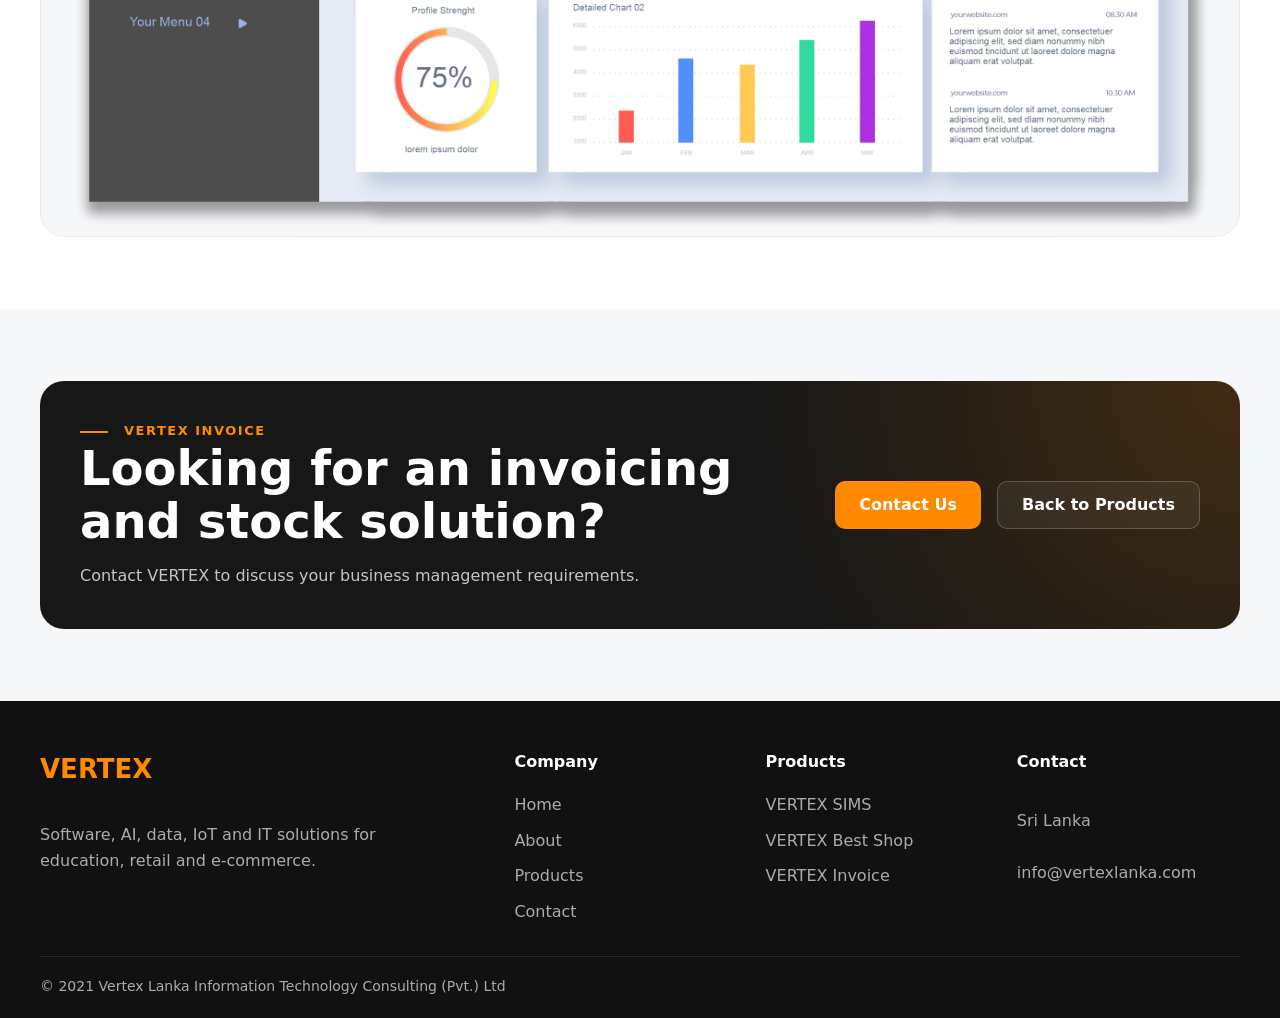
<file: invoice.html>
<!DOCTYPE html>
<html lang="en">

<head>
  <meta charset="UTF-8">

  <meta
    name="viewport"
    content="width=device-width, initial-scale=1.0"
  >

  <title>VERTEX Invoice | Invoicing & Stock Management</title>

  <meta
    name="description"
    content="VERTEX Invoice is an invoicing and stock management solution for sales, inventory, customer and supplier management."
  >
<link
  rel="icon"
  type="image/png"
  sizes="32x32"
  href="./img/logo/favicon-32.png?v=3"
>
  <link rel="stylesheet" href="styles.css">
</head>


<body>


  <!-- HEADER -->

  <header class="site-header">

    <div class="container navbar">

      <a
  href="index.html"
  class="logo"
  aria-label="Vertex Lanka home"
>
  <img
    src="img/logo/vertex-logo.png"
    alt="Vertex Lanka"
  >
</a>

      <button
  class="menu-button"
  id="menuButton"
  aria-label="Open navigation"
  aria-controls="navMenu"
  aria-expanded="false"
>
  <span aria-hidden="true">☰</span>
</button>

      <nav class="nav-menu" id="navMenu">

        <a href="index.html">Home</a>

        <a href="about.html">About</a>

        <a href="products.html">Products</a>

        <a href="contact.html">Contact</a>

      </nav>

    </div>

  </header>



  <main>


    <!-- PRODUCT HERO -->

    <section class="product-page-hero">

      <div class="container product-page-hero-grid">


        <div class="product-page-hero-content reveal">

          <p class="product-label">
            BUSINESS MANAGEMENT
          </p>

          <h1>
            VERTEX Invoice
          </h1>

          <p class="product-page-subtitle">
            Invoicing & Stock Management
          </p>

          <p>
            A business management solution designed
            to support invoicing, sales, inventory
            and stock-related operations.
          </p>

          <div class="hero-buttons">

            <a
              href="contact.html"
              class="button button-primary"
            >
              Contact Us
            </a>

            <a
              href="#features"
              class="button button-secondary"
            >
              View Features
            </a>

          </div>

        </div>



        <div class="product-page-hero-visual reveal">

  <img
    class="product-screenshot"
    src="img/invoice/invoice.png"
    alt="VERTEX Invoice dashboard"
  >

</div>


      </div>

    </section>



    <!-- OVERVIEW -->

    <section class="section">

      <div class="container product-overview-grid">


        <div class="reveal">

          <p class="eyebrow">
            OVERVIEW
          </p>

          <h2 class="product-section-title">
            Manage invoicing and stock in one place.
          </h2>

        </div>


        <div class="product-overview-text reveal">

          <p>
            VERTEX Invoice is designed to support
            businesses with everyday invoicing,
            stock and transaction management.
          </p>

          <p>
            The system brings together areas such
            as invoices, inventory, customers,
            suppliers, returns, payments and reports.
          </p>

        </div>


      </div>

    </section>



    <!-- FEATURES -->

    <section
      class="section product-features-section"
      id="features"
    >

      <div class="container">


        <div class="section-heading reveal">

          <p class="eyebrow">
            FEATURES
          </p>

          <h2>
            Practical tools for everyday business operations.
          </h2>

        </div>



        <div class="product-features-grid">


          <article class="feature-card reveal">

            <span class="feature-number">
              01
            </span>

            <h3>
              Invoice Transactions
            </h3>

            <p>
              Manage invoice-related transactions
              and day-to-day sales activity.
            </p>

          </article>



          <article class="feature-card reveal">

            <span class="feature-number">
              02
            </span>

            <h3>
              Stock Management
            </h3>

            <p>
              Organize and manage stock and
              inventory information.
            </p>

          </article>



          <article class="feature-card reveal">

            <span class="feature-number">
              03
            </span>

            <h3>
              Item Management
            </h3>

            <p>
              Manage business items and related
              product information.
            </p>

          </article>



          <article class="feature-card reveal">

            <span class="feature-number">
              04
            </span>

            <h3>
              Customer Management
            </h3>

            <p>
              Keep customer information organized
              for easier business operations.
            </p>

          </article>



          <article class="feature-card reveal">

            <span class="feature-number">
              05
            </span>

            <h3>
              Supplier Management
            </h3>

            <p>
              Store and manage supplier details
              within the system.
            </p>

          </article>



          <article class="feature-card reveal">

            <span class="feature-number">
              06
            </span>

            <h3>
              Returns
            </h3>

            <p>
              Support return-related transactions
              and stock adjustments.
            </p>

          </article>



          <article class="feature-card reveal">

            <span class="feature-number">
              07
            </span>

            <h3>
              Discounts
            </h3>

            <p>
              Support discount-related information
              within invoicing workflows.
            </p>

          </article>



          <article class="feature-card reveal">

            <span class="feature-number">
              08
            </span>

            <h3>
              Payment Management
            </h3>

            <p>
              Keep payment-related information
              organized alongside transactions.
            </p>

          </article>



          <article class="feature-card reveal">

            <span class="feature-number">
              09
            </span>

            <h3>
              Reports
            </h3>

            <p>
              Access business information through
              reporting features.
            </p>

          </article>


        </div>


      </div>

    </section>



    <!-- BENEFITS -->

    <section class="section product-benefits-section">

      <div class="container product-benefits-grid">


        <div class="product-benefits-content reveal">

          <p class="eyebrow">
            BENEFITS
          </p>

          <h2>
            Better visibility across sales and stock.
          </h2>

          <p>
            VERTEX Invoice helps organize important
            business information within one
            structured system.
          </p>

        </div>



        <div class="benefits-list">


          <div class="benefit-item reveal">

            <span>01</span>

            <div>

              <h3>
                Organized Transactions
              </h3>

              <p>
                Keep invoice and transaction
                information in one place.
              </p>

            </div>

          </div>



          <div class="benefit-item reveal">

            <span>02</span>

            <div>

              <h3>
                Stock Visibility
              </h3>

              <p>
                Maintain better visibility over
                stock and inventory information.
              </p>

            </div>

          </div>



          <div class="benefit-item reveal">

            <span>03</span>

            <div>

              <h3>
                Business Records
              </h3>

              <p>
                Keep customer, supplier, payment
                and business information organized.
              </p>

            </div>

          </div>


        </div>


      </div>

    </section>



    <!-- PRODUCT PREVIEW -->

    <section class="section product-preview-section">

      <div class="container">


        <div class="section-heading reveal">

          <p class="eyebrow">
            PRODUCT PREVIEW
          </p>

          <h2>
            A simple interface for business management.
          </h2>

        </div>


        <div class="real-product-preview reveal">

  <img
    src="img/invoice/invoice.png"
    alt="VERTEX Invoice interface preview"
  >

</div>


      </div>

    </section>



    <!-- CTA -->

    <section class="section cta-section">

      <div class="container">


        <div class="cta-box reveal">


          <div class="cta-content">

            <p class="eyebrow">
              VERTEX INVOICE
            </p>

            <h2>
              Looking for an invoicing and stock solution?
            </h2>

            <p>
              Contact VERTEX to discuss your
              business management requirements.
            </p>

          </div>


          <div class="cta-actions">

            <a
              href="contact.html"
              class="button button-primary"
            >
              Contact Us
            </a>

            <a
              href="products.html"
              class="button button-secondary"
            >
              Back to Products
            </a>

          </div>


        </div>


      </div>

    </section>


  </main>



  <!-- FOOTER -->

  <footer class="footer">

    <div class="container">


      <div class="footer-grid">


        <div class="footer-brand">

          <a href="index.html" class="footer-logo">
            VERTEX
          </a>

          <p>
            Software, AI, data, IoT and IT solutions
            for education, retail and e-commerce.
          </p>

        </div>



        <div class="footer-column">

          <h3>Company</h3>

          <a href="index.html">Home</a>

          <a href="about.html">About</a>

          <a href="products.html">Products</a>

          <a href="contact.html">Contact</a>

        </div>



        <div class="footer-column">

          <h3>Products</h3>

          <a href="sims.html">VERTEX SIMS</a>

          <a href="shop.html">VERTEX Best Shop</a>

          <a href="invoice.html">VERTEX Invoice</a>

        </div>



        <div class="footer-column">

          <h3>Contact</h3>

          <p>
            Sri Lanka
          </p>

          <a href="mailto:info@vertexlanka.com">
            info@vertexlanka.com
          </a>

        </div>


      </div>


      <div class="footer-bottom">

        <p>
  © 2021 Vertex Lanka Information Technology Consulting (Pvt.) Ltd
</p>

      </div>


    </div>

  </footer>


  <script src="script.js"></script>

</body>

</html>
</file>
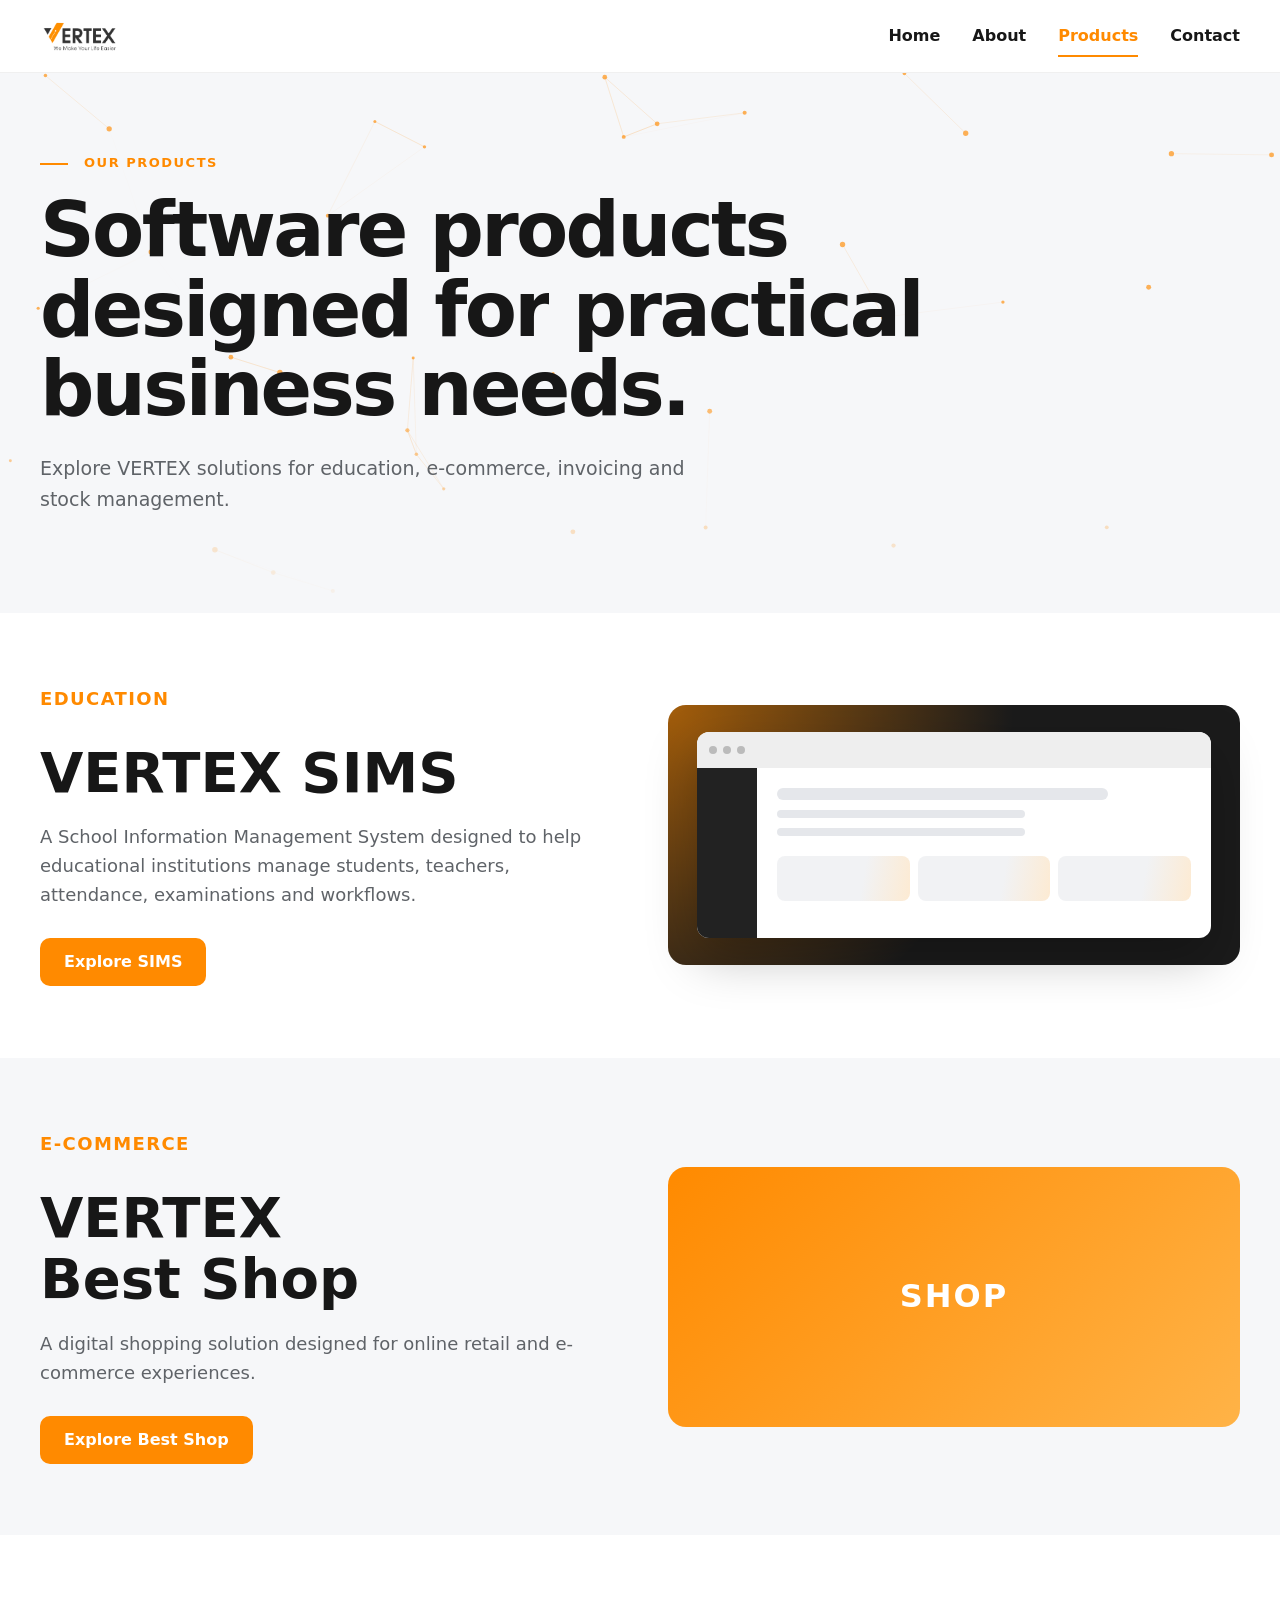
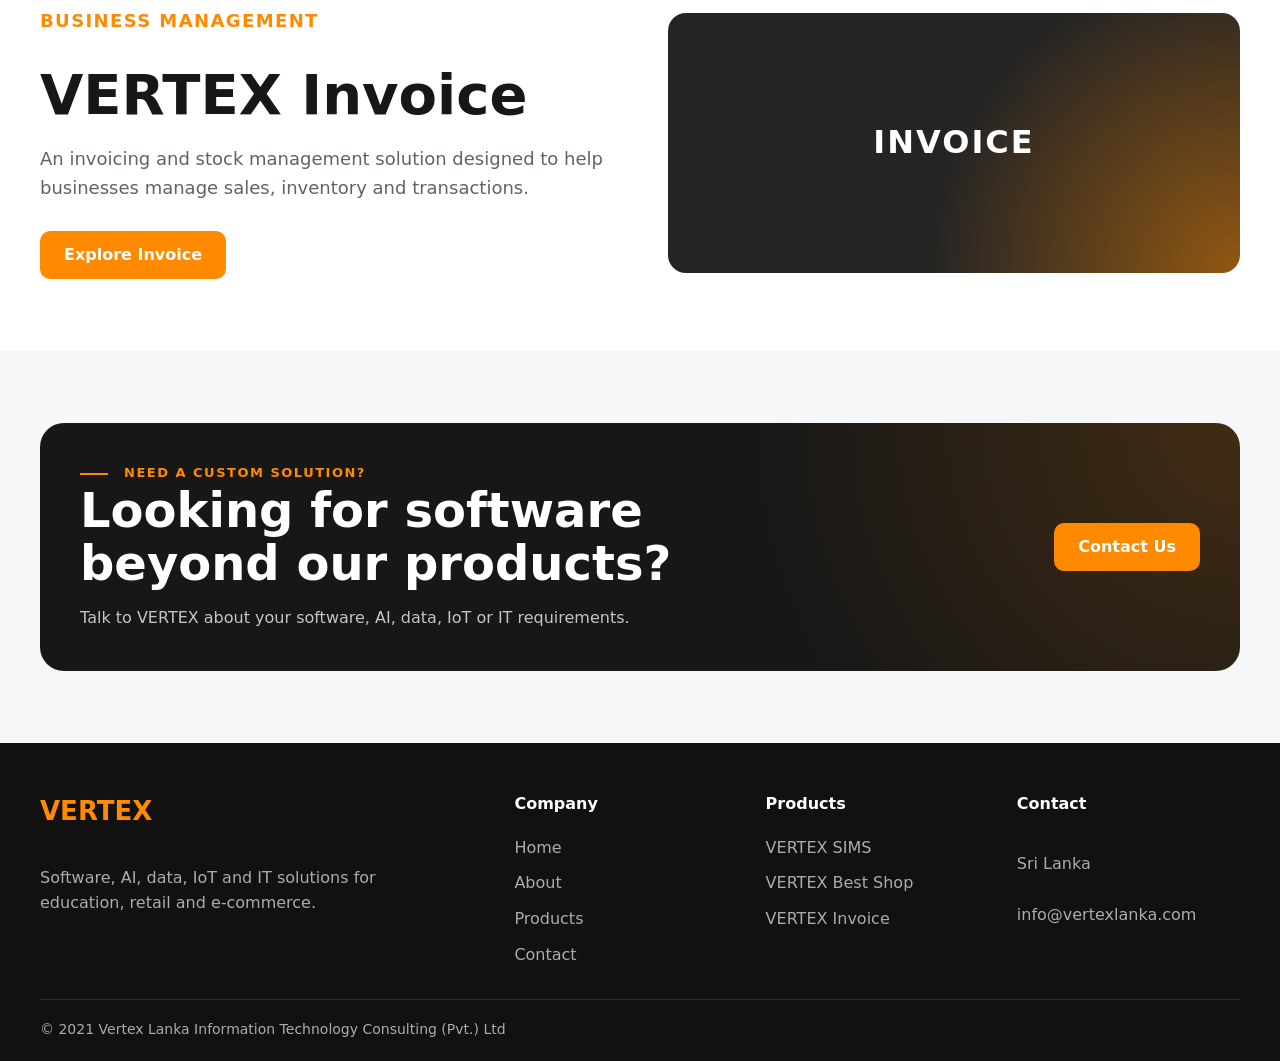
<file: products.html>
<!DOCTYPE html>
<html lang="en">

<head>
  <meta charset="UTF-8">

  <meta
    name="viewport"
    content="width=device-width, initial-scale=1.0"
  >

  <title>Products | Vertex Lanka</title>

  <meta
    name="description"
    content="Explore Vertex Lanka products including VERTEX SIMS, VERTEX Best Shop and VERTEX Invoice."
  >
<link
  rel="icon"
  type="image/png"
  sizes="32x32"
  href="./img/logo/favicon-32.png?v=3"
>
  <link rel="stylesheet" href="styles.css">
</head>


<body>


  <!-- HEADER -->

  <header class="site-header">

    <div class="container navbar">

      <a
  href="index.html"
  class="logo"
  aria-label="Vertex Lanka home"
>
  <img
    src="img/logo/vertex-logo.png"
    alt="Vertex Lanka"
  >
</a>

      <button
  class="menu-button"
  id="menuButton"
  aria-label="Open navigation"
  aria-controls="navMenu"
  aria-expanded="false"
>
  <span aria-hidden="true">☰</span>
</button>

      <nav class="nav-menu" id="navMenu">

        <a href="index.html">Home</a>

        <a href="about.html">About</a>

        <a href="products.html">Products</a>

        <a href="contact.html">Contact</a>

      </nav>

    </div>

  </header>



  <main>


    <!-- PRODUCTS HERO -->

    <section class="products-page-hero">

      <div class="container">

        <div class="products-page-hero-content reveal">

          <p class="eyebrow">
            OUR PRODUCTS
          </p>

          <h1>
            Software products designed for practical business needs.
          </h1>

          <p>
            Explore VERTEX solutions for education,
            e-commerce, invoicing and stock management.
          </p>

        </div>

      </div>

    </section>



    <!-- PRODUCT 1 -->

    <section class="section product-feature-section">

      <div class="container product-feature-grid">


        <div class="product-feature-content reveal">

          <p class="product-label">
            EDUCATION
          </p>

          <h2>
            VERTEX SIMS
          </h2>

          <p>
            A School Information Management System designed
            to help educational institutions manage students,
            teachers, attendance, examinations and workflows.
          </p>

          <a
            href="sims.html"
            class="button button-primary"
          >
            Explore SIMS
          </a>

        </div>


        <div class="product-feature-visual reveal">

          <div class="product-visual product-visual-sims">

            <div class="mock-window">

              <div class="mock-window-top">
                <span></span>
                <span></span>
                <span></span>
              </div>

              <div class="mock-window-body">

                <div class="mock-sidebar"></div>

                <div class="mock-content">

                  <div class="mock-line mock-line-large"></div>

                  <div class="mock-line"></div>

                  <div class="mock-line"></div>

                  <div class="mock-cards">
                    <div></div>
                    <div></div>
                    <div></div>
                  </div>

                </div>

              </div>

            </div>

          </div>

        </div>


      </div>

    </section>



    <!-- PRODUCT 2 -->

    <section class="section product-feature-section alternate-section">

      <div class="container product-feature-grid">


        <div class="product-feature-content reveal">

          <p class="product-label">
            E-COMMERCE
          </p>

          <h2>
            VERTEX Best Shop
          </h2>

          <p>
            A digital shopping solution designed for
            online retail and e-commerce experiences.
          </p>

          <a
            href="shop.html"
            class="button button-primary"
          >
            Explore Best Shop
          </a>

        </div>


        <div class="product-feature-visual reveal">

          <div class="product-visual product-visual-shop">

            <span>
              SHOP
            </span>

          </div>

        </div>


      </div>

    </section>



    <!-- PRODUCT 3 -->

    <section class="section product-feature-section">

      <div class="container product-feature-grid">


        <div class="product-feature-content reveal">

          <p class="product-label">
            BUSINESS MANAGEMENT
          </p>

          <h2>
            VERTEX Invoice
          </h2>

          <p>
            An invoicing and stock management solution
            designed to help businesses manage sales,
            inventory and transactions.
          </p>

          <a
            href="invoice.html"
            class="button button-primary"
          >
            Explore Invoice
          </a>

        </div>


        <div class="product-feature-visual reveal">

          <div class="product-visual product-visual-invoice">

            <span>
              INVOICE
            </span>

          </div>

        </div>


      </div>

    </section>



    <!-- CTA -->

    <section class="section cta-section">

      <div class="container">

        <div class="cta-box reveal">

          <div class="cta-content">

            <p class="eyebrow">
              NEED A CUSTOM SOLUTION?
            </p>

            <h2>
              Looking for software beyond our products?
            </h2>

            <p>
              Talk to VERTEX about your software,
              AI, data, IoT or IT requirements.
            </p>

          </div>


          <div class="cta-actions">

            <a
              href="contact.html"
              class="button button-primary"
            >
              Contact Us
            </a>

          </div>

        </div>

      </div>

    </section>


  </main>



  <!-- FOOTER -->

  <footer class="footer">

    <div class="container">

      <div class="footer-grid">


        <div class="footer-brand">

          <a href="index.html" class="footer-logo">
            VERTEX
          </a>

          <p>
            Software, AI, data, IoT and IT solutions
            for education, retail and e-commerce.
          </p>

        </div>


        <div class="footer-column">

          <h3>
            Company
          </h3>

          <a href="index.html">Home</a>

          <a href="about.html">About</a>

          <a href="products.html">Products</a>

          <a href="contact.html">Contact</a>

        </div>


        <div class="footer-column">

          <h3>
            Products
          </h3>

          <a href="sims.html">VERTEX SIMS</a>

          <a href="shop.html">VERTEX Best Shop</a>

          <a href="invoice.html">VERTEX Invoice</a>

        </div>


        <div class="footer-column">

          <h3>
            Contact
          </h3>

          <p>
            Sri Lanka
          </p>

          <a href="mailto:info@vertexlanka.com">
            info@vertexlanka.com
          </a>

        </div>


      </div>


      <div class="footer-bottom">

       <p>
  © 2021 Vertex Lanka Information Technology Consulting (Pvt.) Ltd
</p>

      </div>

    </div>

  </footer>


  <script src="script.js"></script>

</body>

</html>
</file>
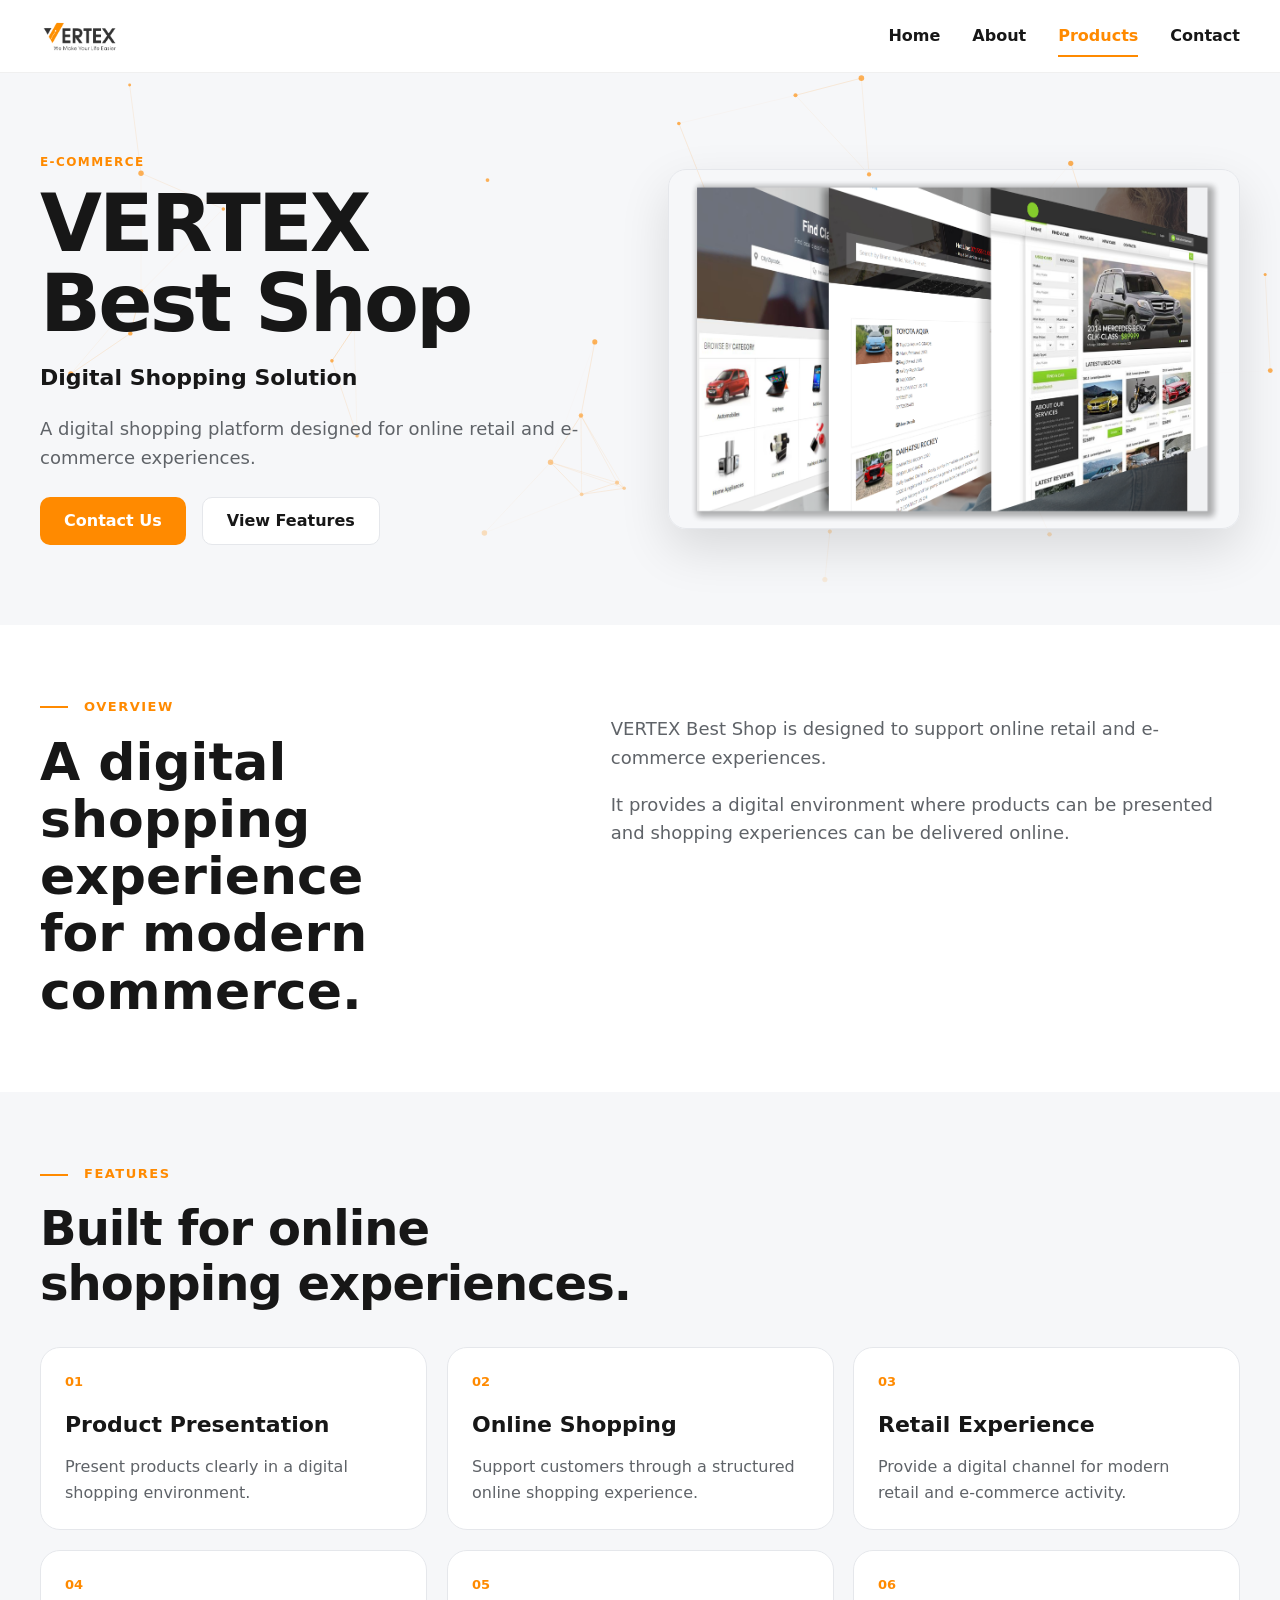
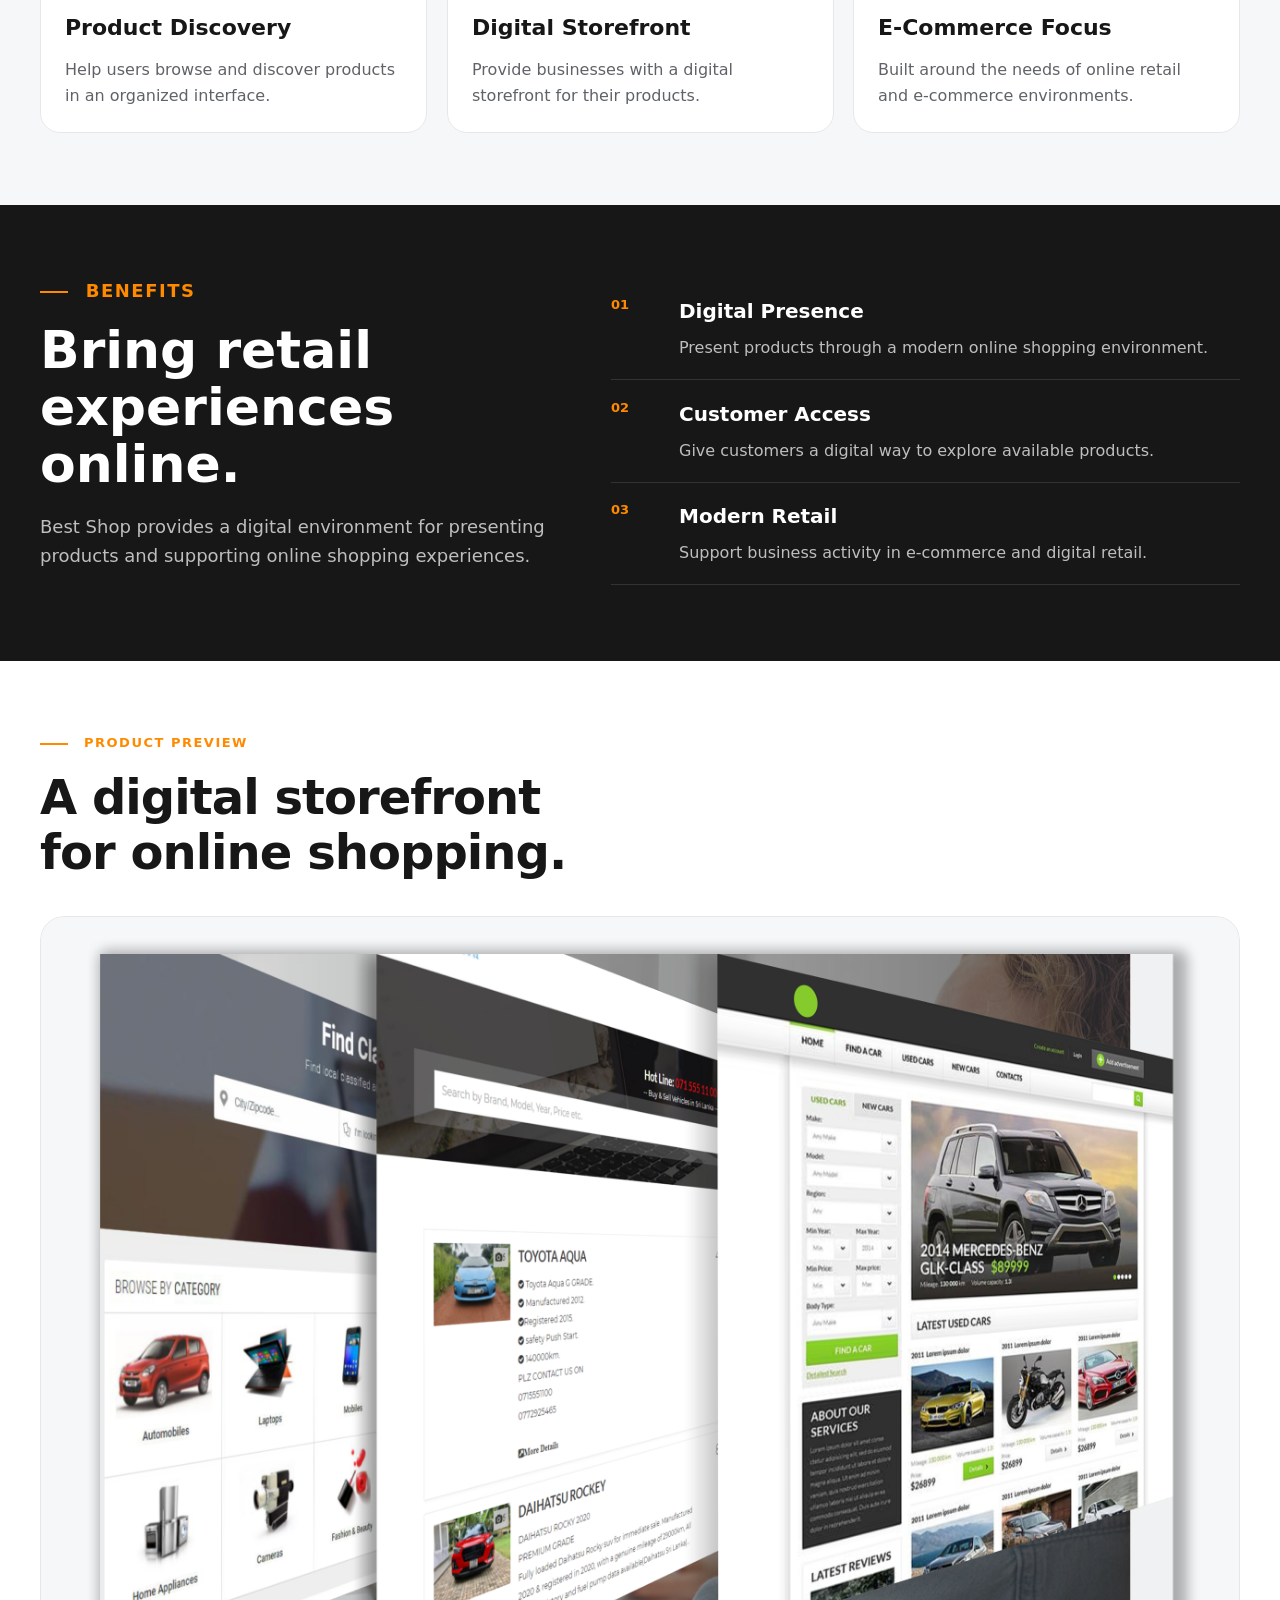
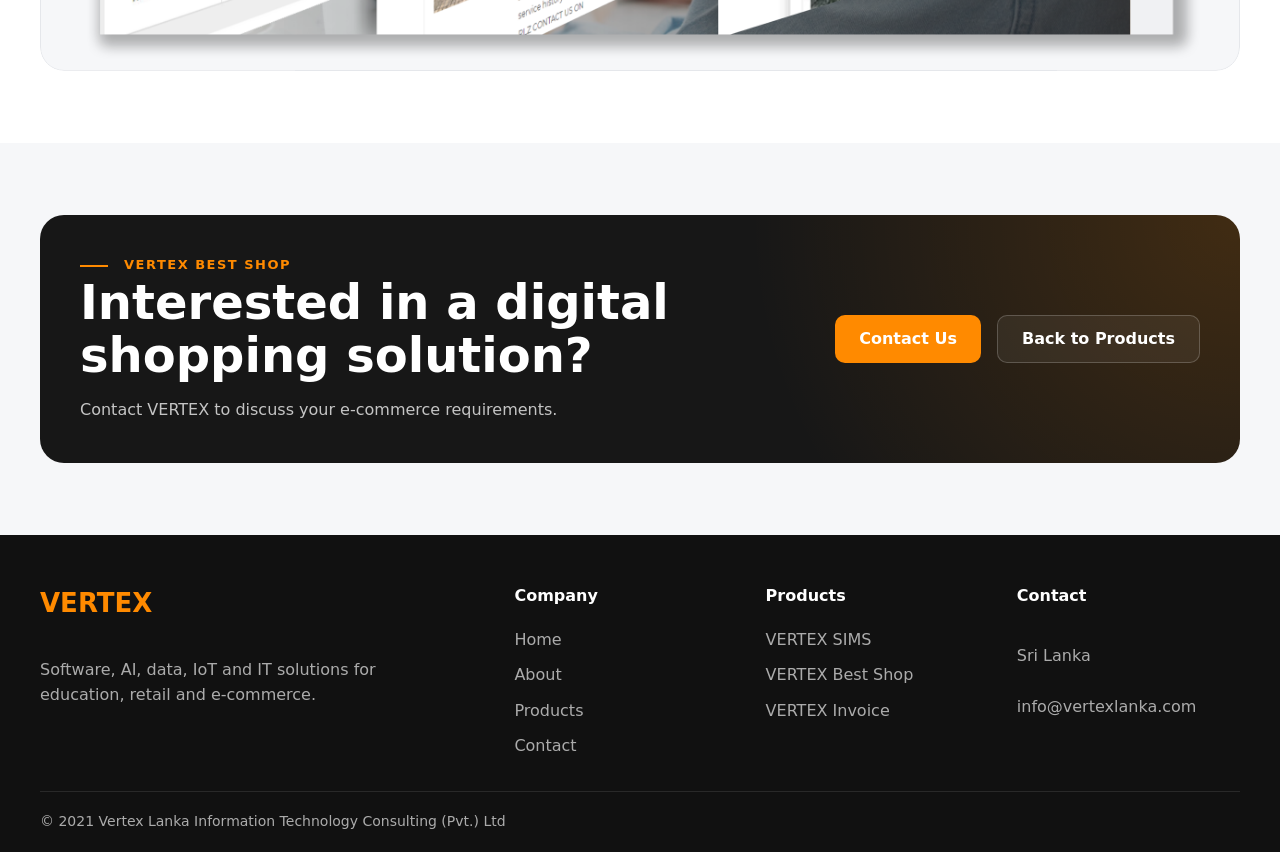
<file: shop.html>
<!DOCTYPE html>
<html lang="en">

<head>
  <meta charset="UTF-8">

  <meta
    name="viewport"
    content="width=device-width, initial-scale=1.0"
  >

  <title>VERTEX Best Shop | E-Commerce Solution</title>

  <meta
    name="description"
    content="VERTEX Best Shop is a digital shopping solution designed for online retail and e-commerce experiences."
  >
<link
  rel="icon"
  type="image/png"
  sizes="32x32"
  href="./img/logo/favicon-32.png?v=3"
>
  <link rel="stylesheet" href="styles.css">
</head>


<body>


  <!-- HEADER -->

  <header class="site-header">

    <div class="container navbar">

      <a
  href="index.html"
  class="logo"
  aria-label="Vertex Lanka home"
>
  <img
    src="img/logo/vertex-logo.png"
    alt="Vertex Lanka"
  >
</a>

      <button
  class="menu-button"
  id="menuButton"
  aria-label="Open navigation"
  aria-controls="navMenu"
  aria-expanded="false"
>
  <span aria-hidden="true">☰</span>
</button>

      <nav class="nav-menu" id="navMenu">

        <a href="index.html">Home</a>

        <a href="about.html">About</a>

        <a href="products.html">Products</a>

        <a href="contact.html">Contact</a>

      </nav>

    </div>

  </header>



  <main>


    <!-- PRODUCT HERO -->

    <section class="product-page-hero">

      <div class="container product-page-hero-grid">


        <div class="product-page-hero-content reveal">

          <p class="product-label">
            E-COMMERCE
          </p>

          <h1>
            VERTEX Best Shop
          </h1>

          <p class="product-page-subtitle">
            Digital Shopping Solution
          </p>

          <p>
            A digital shopping platform designed
            for online retail and e-commerce experiences.
          </p>

          <div class="hero-buttons">

            <a
              href="contact.html"
              class="button button-primary"
            >
              Contact Us
            </a>

            <a
              href="#features"
              class="button button-secondary"
            >
              View Features
            </a>

          </div>

        </div>



        <div class="product-page-hero-visual reveal">

  <img
    class="product-screenshot"
    src="img/shop/shop.png"
    alt="VERTEX Best Shop interface"
  >

</div>


      </div>

    </section>



    <!-- OVERVIEW -->

    <section class="section">

      <div class="container product-overview-grid">


        <div class="reveal">

          <p class="eyebrow">
            OVERVIEW
          </p>

          <h2 class="product-section-title">
            A digital shopping experience for modern commerce.
          </h2>

        </div>


        <div class="product-overview-text reveal">

          <p>
            VERTEX Best Shop is designed to support
            online retail and e-commerce experiences.
          </p>

          <p>
            It provides a digital environment where
            products can be presented and shopping
            experiences can be delivered online.
          </p>

        </div>


      </div>

    </section>



    <!-- FEATURES -->

    <section
      class="section product-features-section"
      id="features"
    >

      <div class="container">


        <div class="section-heading reveal">

          <p class="eyebrow">
            FEATURES
          </p>

          <h2>
            Built for online shopping experiences.
          </h2>

        </div>



        <div class="product-features-grid">


          <article class="feature-card reveal">

            <span class="feature-number">
              01
            </span>

            <h3>
              Product Presentation
            </h3>

            <p>
              Present products clearly in a digital
              shopping environment.
            </p>

          </article>



          <article class="feature-card reveal">

            <span class="feature-number">
              02
            </span>

            <h3>
              Online Shopping
            </h3>

            <p>
              Support customers through a structured
              online shopping experience.
            </p>

          </article>



          <article class="feature-card reveal">

            <span class="feature-number">
              03
            </span>

            <h3>
              Retail Experience
            </h3>

            <p>
              Provide a digital channel for modern
              retail and e-commerce activity.
            </p>

          </article>



          <article class="feature-card reveal">

            <span class="feature-number">
              04
            </span>

            <h3>
              Product Discovery
            </h3>

            <p>
              Help users browse and discover products
              in an organized interface.
            </p>

          </article>



          <article class="feature-card reveal">

            <span class="feature-number">
              05
            </span>

            <h3>
              Digital Storefront
            </h3>

            <p>
              Provide businesses with a digital
              storefront for their products.
            </p>

          </article>



          <article class="feature-card reveal">

            <span class="feature-number">
              06
            </span>

            <h3>
              E-Commerce Focus
            </h3>

            <p>
              Built around the needs of online
              retail and e-commerce environments.
            </p>

          </article>


        </div>


      </div>

    </section>



    <!-- BENEFITS -->

    <section class="section product-benefits-section">

      <div class="container product-benefits-grid">


        <div class="product-benefits-content reveal">

          <p class="eyebrow">
            BENEFITS
          </p>

          <h2>
            Bring retail experiences online.
          </h2>

          <p>
            Best Shop provides a digital environment
            for presenting products and supporting
            online shopping experiences.
          </p>

        </div>



        <div class="benefits-list">


          <div class="benefit-item reveal">

            <span>01</span>

            <div>
              <h3>Digital Presence</h3>

              <p>
                Present products through a modern
                online shopping environment.
              </p>
            </div>

          </div>



          <div class="benefit-item reveal">

            <span>02</span>

            <div>
              <h3>Customer Access</h3>

              <p>
                Give customers a digital way to
                explore available products.
              </p>
            </div>

          </div>



          <div class="benefit-item reveal">

            <span>03</span>

            <div>
              <h3>Modern Retail</h3>

              <p>
                Support business activity in
                e-commerce and digital retail.
              </p>
            </div>

          </div>


        </div>


      </div>

    </section>



    <!-- PRODUCT PREVIEW -->

    <section class="section product-preview-section">

      <div class="container">


        <div class="section-heading reveal">

          <p class="eyebrow">
            PRODUCT PREVIEW
          </p>

          <h2>
            A digital storefront for online shopping.
          </h2>

        </div>


        <div class="real-product-preview reveal">

  <img
    src="img/shop/shop.png"
    alt="VERTEX Best Shop product preview"
  >

</div>


      </div>

    </section>



    <!-- CTA -->

    <section class="section cta-section">

      <div class="container">


        <div class="cta-box reveal">


          <div class="cta-content">

            <p class="eyebrow">
              VERTEX BEST SHOP
            </p>

            <h2>
              Interested in a digital shopping solution?
            </h2>

            <p>
              Contact VERTEX to discuss your
              e-commerce requirements.
            </p>

          </div>


          <div class="cta-actions">

            <a
              href="contact.html"
              class="button button-primary"
            >
              Contact Us
            </a>

            <a
              href="products.html"
              class="button button-secondary"
            >
              Back to Products
            </a>

          </div>


        </div>


      </div>

    </section>


  </main>



  <!-- FOOTER -->

  <footer class="footer">

    <div class="container">


      <div class="footer-grid">


        <div class="footer-brand">

          <a href="index.html" class="footer-logo">
            VERTEX
          </a>

          <p>
            Software, AI, data, IoT and IT solutions
            for education, retail and e-commerce.
          </p>

        </div>



        <div class="footer-column">

          <h3>Company</h3>

          <a href="index.html">Home</a>

          <a href="about.html">About</a>

          <a href="products.html">Products</a>

          <a href="contact.html">Contact</a>

        </div>



        <div class="footer-column">

          <h3>Products</h3>

          <a href="sims.html">VERTEX SIMS</a>

          <a href="shop.html">VERTEX Best Shop</a>

          <a href="invoice.html">VERTEX Invoice</a>

        </div>



        <div class="footer-column">

          <h3>Contact</h3>

          <p>
            Sri Lanka
          </p>

          <a href="mailto:info@vertexlanka.com">
            info@vertexlanka.com
          </a>

        </div>


      </div>


      <div class="footer-bottom">

        <p>
  © 2021 Vertex Lanka Information Technology Consulting (Pvt.) Ltd
</p>

      </div>


    </div>

  </footer>


  <script src="script.js"></script>

</body>

</html>
</file>
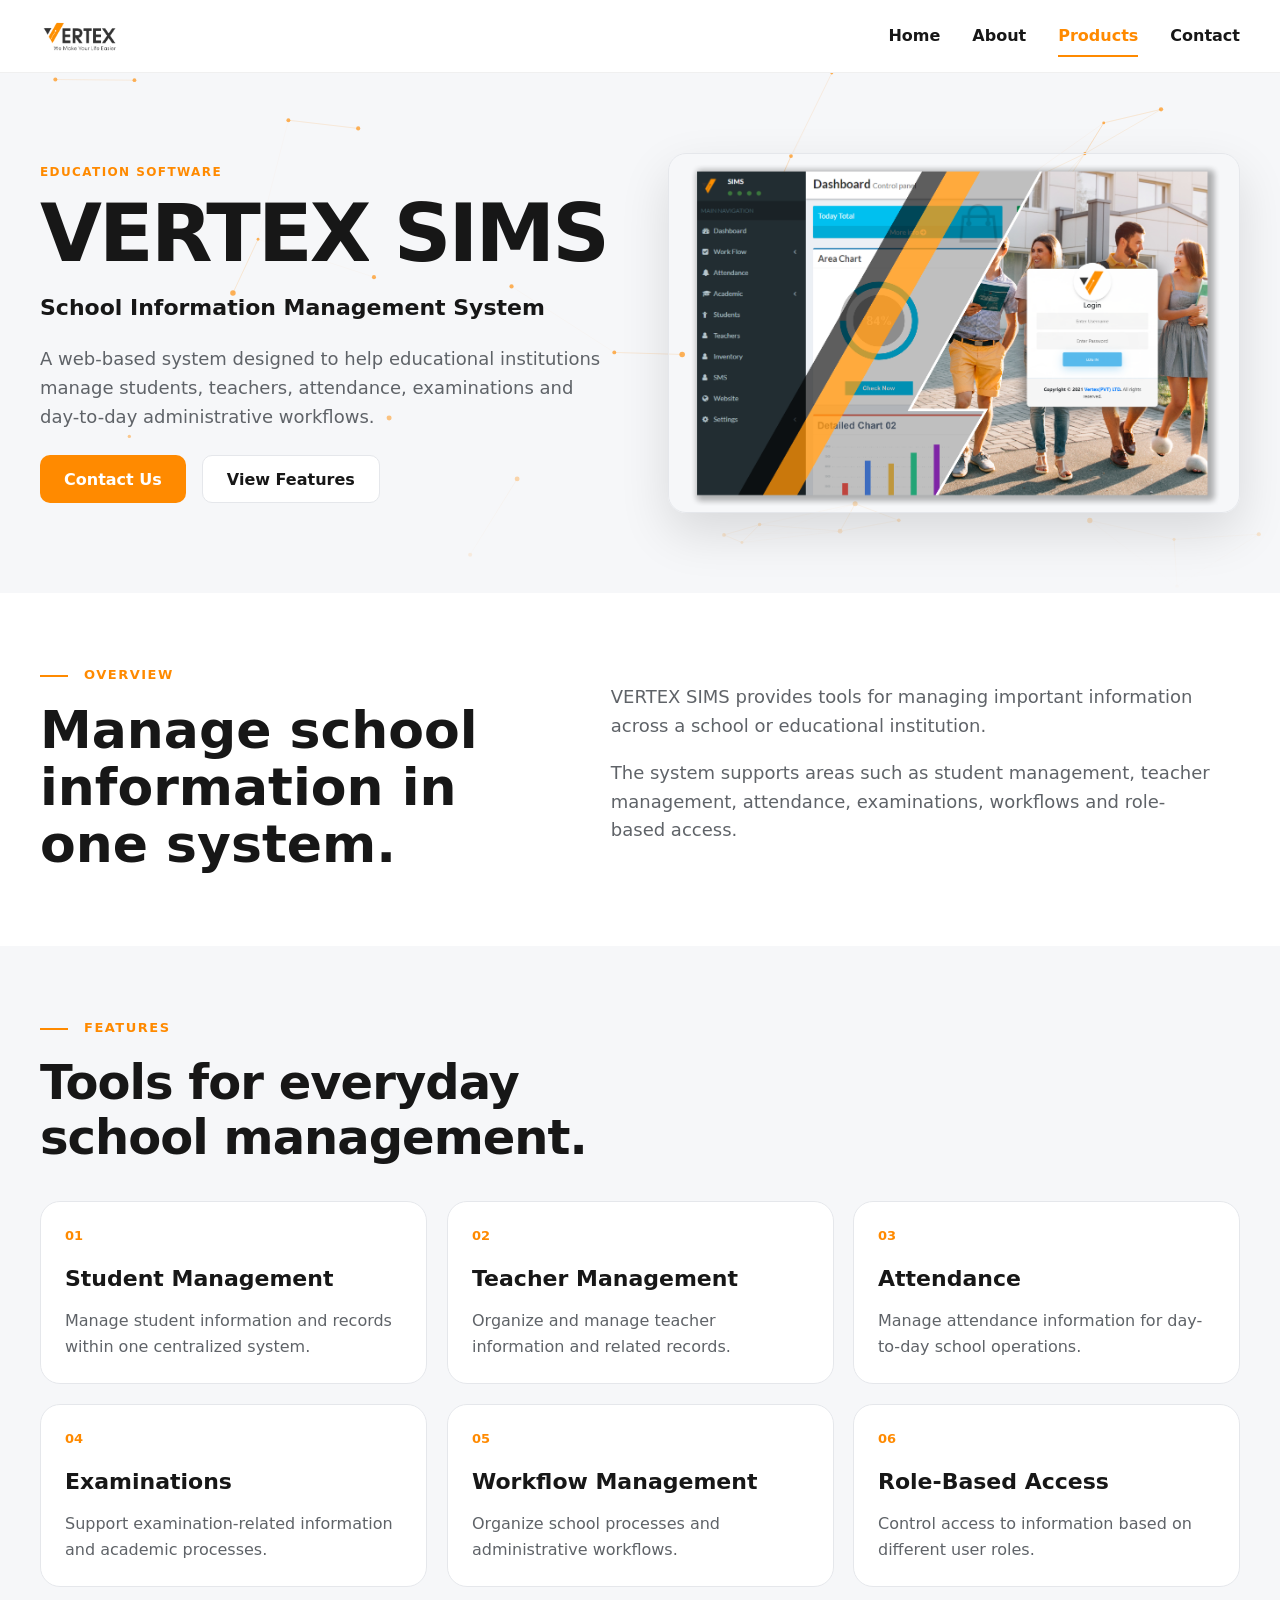
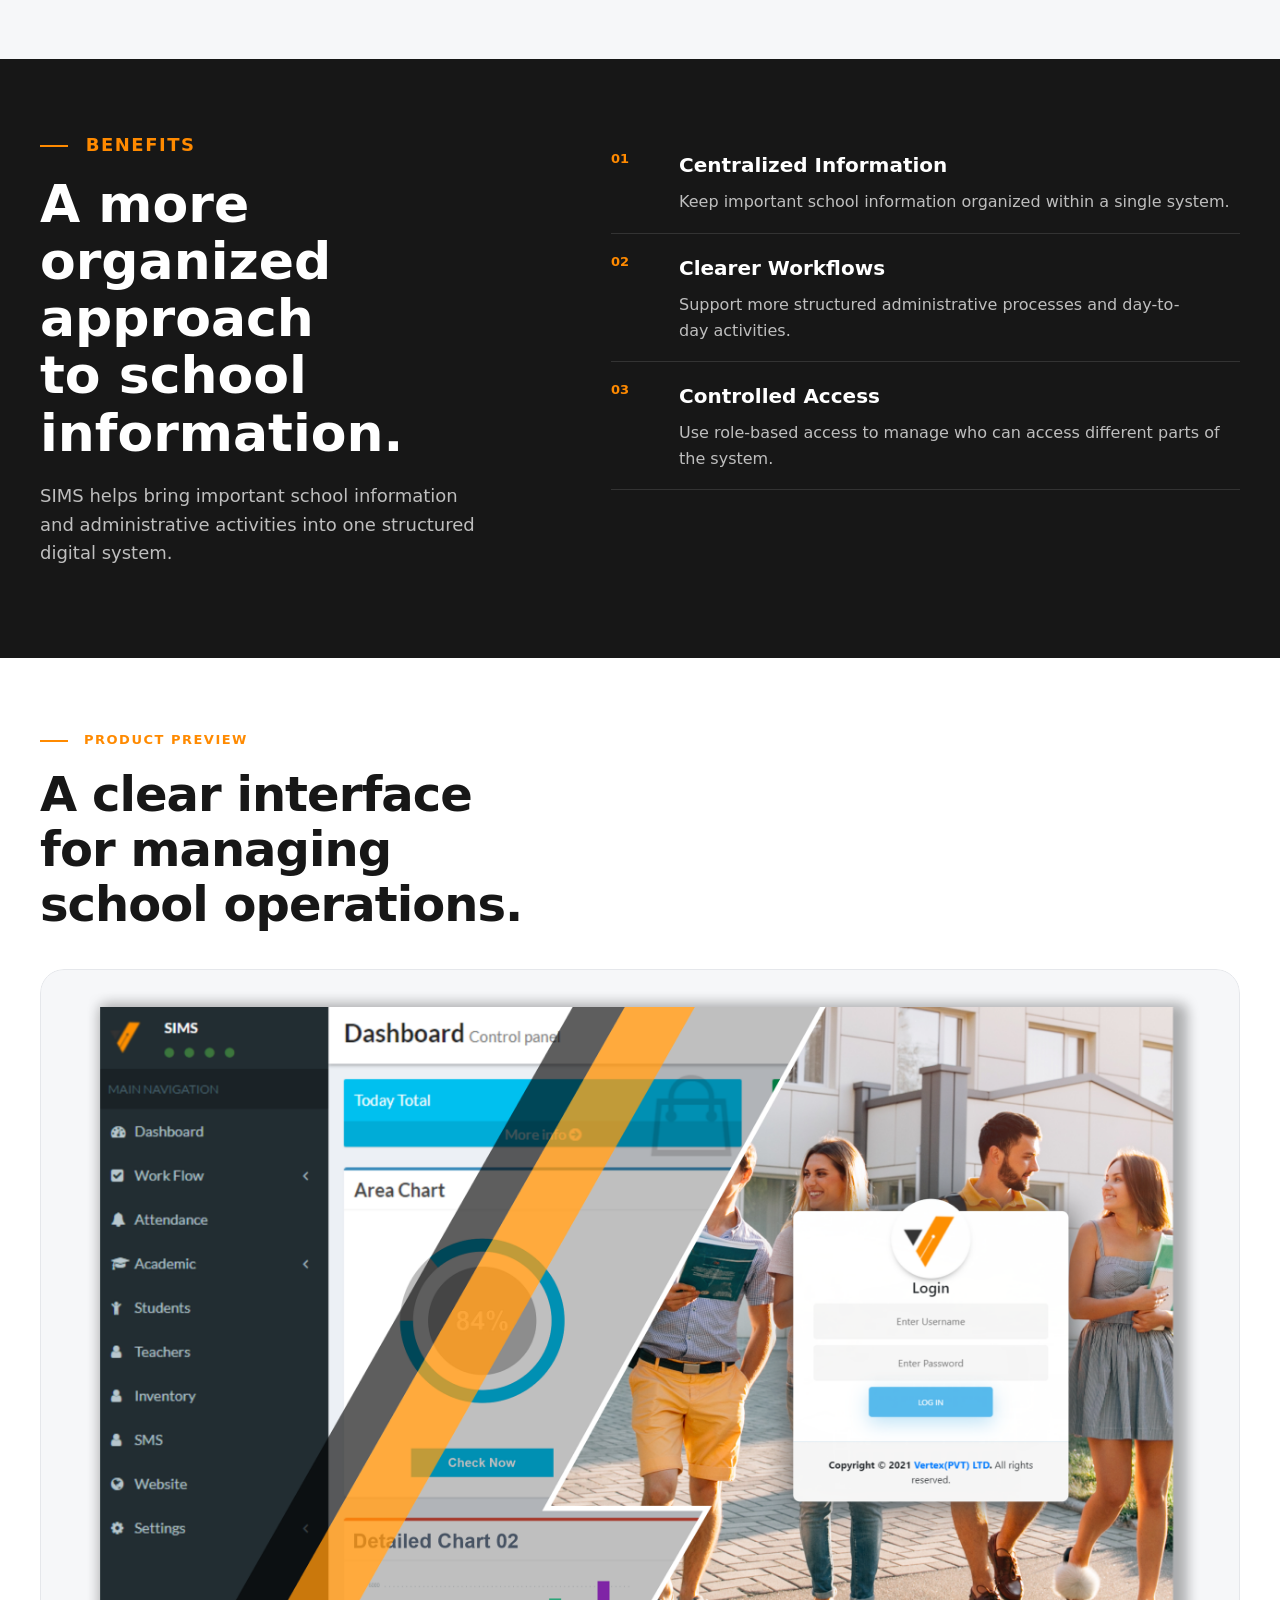
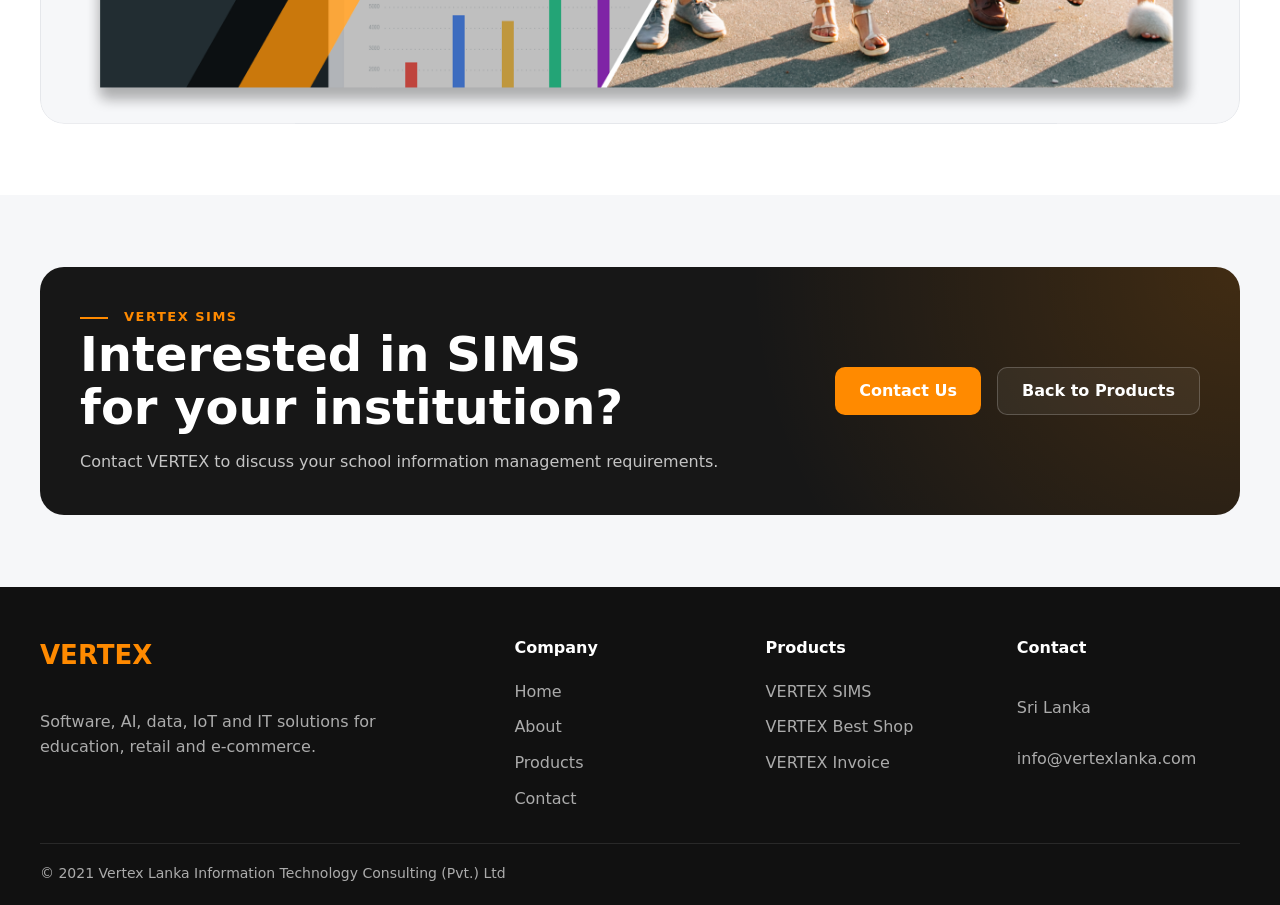
<file: sims.html>
<!DOCTYPE html>
<html lang="en">

<head>
  <meta charset="UTF-8">

  <meta
    name="viewport"
    content="width=device-width, initial-scale=1.0"
  >

  <title>VERTEX SIMS | School Information Management System</title>

  <meta
    name="description"
    content="VERTEX SIMS is a School Information Management System for managing students, teachers, attendance, examinations and school workflows."
  >

  <link
  rel="icon"
  type="image/png"
  sizes="32x32"
  href="./img/logo/favicon-32.png?v=3"
>

  <link rel="stylesheet" href="styles.css">
</head>


<body>


  <!-- =========================
       HEADER
  ========================== -->

  <header class="site-header">

    <div class="container navbar">


      <!-- REAL VERTEX LOGO -->

      <a
        href="index.html"
        class="logo"
        aria-label="Vertex Lanka home"
      >

        <img
          src="img/logo/vertex-logo.png"
          alt="Vertex Lanka"
        >

      </a>


      <!-- MOBILE MENU BUTTON -->

      <button
        class="menu-button"
        id="menuButton"
        aria-label="Open navigation"
        aria-controls="navMenu"
        aria-expanded="false"
      >

        <span aria-hidden="true">
          ☰
        </span>

      </button>


      <!-- NAVIGATION -->

      <nav
        class="nav-menu"
        id="navMenu"
      >

        <a href="index.html">
          Home
        </a>

        <a href="about.html">
          About
        </a>

        <a href="products.html">
          Products
        </a>

        <a href="contact.html">
          Contact
        </a>

      </nav>


    </div>

  </header>



  <!-- =========================
       MAIN CONTENT
  ========================== -->

  <main>


    <!-- =========================
         PRODUCT HERO
    ========================== -->

    <section class="product-page-hero">

      <div class="container product-page-hero-grid">


        <!-- LEFT CONTENT -->

        <div class="product-page-hero-content reveal">

          <p class="product-label">
            EDUCATION SOFTWARE
          </p>

          <h1>
            VERTEX SIMS
          </h1>

          <p class="product-page-subtitle">
            School Information Management System
          </p>

          <p>
            A web-based system designed to help
            educational institutions manage students,
            teachers, attendance, examinations and
            day-to-day administrative workflows.
          </p>


          <div class="hero-buttons">

            <a
              href="contact.html"
              class="button button-primary"
            >
              Contact Us
            </a>

            <a
              href="#features"
              class="button button-secondary"
            >
              View Features
            </a>

          </div>

        </div>



        <!-- RIGHT IMAGE -->

        <div class="product-page-hero-visual reveal">

          <img
            class="product-screenshot"
            src="img/sims/dashboard.png"
            alt="VERTEX SIMS dashboard"
          >

        </div>


      </div>

    </section>



    <!-- =========================
         OVERVIEW
    ========================== -->

    <section class="section">

      <div class="container product-overview-grid">


        <div class="reveal">

          <p class="eyebrow">
            OVERVIEW
          </p>

          <h2 class="product-section-title">
            Manage school information in one system.
          </h2>

        </div>


        <div class="product-overview-text reveal">

          <p>
            VERTEX SIMS provides tools for managing
            important information across a school or
            educational institution.
          </p>

          <p>
            The system supports areas such as student
            management, teacher management, attendance,
            examinations, workflows and role-based access.
          </p>

        </div>


      </div>

    </section>



    <!-- =========================
         FEATURES
    ========================== -->

    <section
      class="section product-features-section"
      id="features"
    >

      <div class="container">


        <div class="section-heading reveal">

          <p class="eyebrow">
            FEATURES
          </p>

          <h2>
            Tools for everyday school management.
          </h2>

        </div>



        <div class="product-features-grid">


          <article class="feature-card reveal">

            <span class="feature-number">
              01
            </span>

            <h3>
              Student Management
            </h3>

            <p>
              Manage student information and records
              within one centralized system.
            </p>

          </article>



          <article class="feature-card reveal">

            <span class="feature-number">
              02
            </span>

            <h3>
              Teacher Management
            </h3>

            <p>
              Organize and manage teacher information
              and related records.
            </p>

          </article>



          <article class="feature-card reveal">

            <span class="feature-number">
              03
            </span>

            <h3>
              Attendance
            </h3>

            <p>
              Manage attendance information for
              day-to-day school operations.
            </p>

          </article>



          <article class="feature-card reveal">

            <span class="feature-number">
              04
            </span>

            <h3>
              Examinations
            </h3>

            <p>
              Support examination-related information
              and academic processes.
            </p>

          </article>



          <article class="feature-card reveal">

            <span class="feature-number">
              05
            </span>

            <h3>
              Workflow Management
            </h3>

            <p>
              Organize school processes and
              administrative workflows.
            </p>

          </article>



          <article class="feature-card reveal">

            <span class="feature-number">
              06
            </span>

            <h3>
              Role-Based Access
            </h3>

            <p>
              Control access to information based
              on different user roles.
            </p>

          </article>


        </div>


      </div>

    </section>



    <!-- =========================
         BENEFITS
    ========================== -->

    <section class="section product-benefits-section">

      <div class="container product-benefits-grid">


        <div class="product-benefits-content reveal">

          <p class="eyebrow">
            BENEFITS
          </p>

          <h2>
            A more organized approach to school information.
          </h2>

          <p>
            SIMS helps bring important school information
            and administrative activities into one
            structured digital system.
          </p>

        </div>



        <div class="benefits-list">


          <div class="benefit-item reveal">

            <span>
              01
            </span>

            <div>

              <h3>
                Centralized Information
              </h3>

              <p>
                Keep important school information
                organized within a single system.
              </p>

            </div>

          </div>



          <div class="benefit-item reveal">

            <span>
              02
            </span>

            <div>

              <h3>
                Clearer Workflows
              </h3>

              <p>
                Support more structured administrative
                processes and day-to-day activities.
              </p>

            </div>

          </div>



          <div class="benefit-item reveal">

            <span>
              03
            </span>

            <div>

              <h3>
                Controlled Access
              </h3>

              <p>
                Use role-based access to manage who can
                access different parts of the system.
              </p>

            </div>

          </div>


        </div>


      </div>

    </section>



    <!-- =========================
         PRODUCT PREVIEW
    ========================== -->

    <section class="section product-preview-section">

      <div class="container">


        <div class="section-heading reveal">

          <p class="eyebrow">
            PRODUCT PREVIEW
          </p>

          <h2>
            A clear interface for managing school operations.
          </h2>

        </div>


        <div class="real-product-preview reveal">

          <img
            src="img/sims/dashboard.png"
            alt="VERTEX SIMS interface preview"
          >

        </div>


      </div>

    </section>



    <!-- =========================
         CTA
    ========================== -->

    <section class="section cta-section">

      <div class="container">


        <div class="cta-box reveal">


          <div class="cta-content">

            <p class="eyebrow">
              VERTEX SIMS
            </p>

            <h2>
              Interested in SIMS for your institution?
            </h2>

            <p>
              Contact VERTEX to discuss your
              school information management requirements.
            </p>

          </div>


          <div class="cta-actions">

            <a
              href="contact.html"
              class="button button-primary"
            >
              Contact Us
            </a>

            <a
              href="products.html"
              class="button button-secondary"
            >
              Back to Products
            </a>

          </div>


        </div>


      </div>

    </section>


  </main>



  <!-- =========================
       FOOTER
  ========================== -->

  <footer class="footer">

    <div class="container">


      <div class="footer-grid">


        <div class="footer-brand">

          <a
            href="index.html"
            class="footer-logo"
          >
            VERTEX
          </a>

          <p>
            Software, AI, data, IoT and IT solutions
            for education, retail and e-commerce.
          </p>

        </div>



        <div class="footer-column">

          <h3>
            Company
          </h3>

          <a href="index.html">
            Home
          </a>

          <a href="about.html">
            About
          </a>

          <a href="products.html">
            Products
          </a>

          <a href="contact.html">
            Contact
          </a>

        </div>



        <div class="footer-column">

          <h3>
            Products
          </h3>

          <a href="sims.html">
            VERTEX SIMS
          </a>

          <a href="shop.html">
            VERTEX Best Shop
          </a>

          <a href="invoice.html">
            VERTEX Invoice
          </a>

        </div>



        <div class="footer-column">

          <h3>
            Contact
          </h3>

          <p>
            Sri Lanka
          </p>

          <a href="mailto:info@vertexlanka.com">
            info@vertexlanka.com
          </a>

        </div>


      </div>



      <div class="footer-bottom">

        <p>
  © 2021 Vertex Lanka Information Technology Consulting (Pvt.) Ltd
</p>

      </div>


    </div>

  </footer>



  <script src="script.js"></script>


</body>

</html>
</file>
<file: styles.css>
:root {
  --primary: #ff8a00;
  --primary-dark: #d96f00;
  --dark: #171717;
  --text: #5f6368;
  --background: #ffffff;
  --background-light: #f6f7f9;
  --border: #e5e7eb;
  --container: 1200px;
}

/* =========================
   RESET
========================= */

*,
*::before,
*::after {
  box-sizing: border-box;
}

html {
  scroll-behavior: smooth;
}

body {
  margin: 0;
  font-family:
    Inter,
    system-ui,
    -apple-system,
    BlinkMacSystemFont,
    "Segoe UI",
    sans-serif;
  color: var(--text);
  background: var(--background);
  line-height: 1.6;
}

img {
  display: block;
  max-width: 100%;
  height: auto;
}

a {
  color: inherit;
  text-decoration: none;
}

button {
  font: inherit;
}

.container {
  width: min(100% - 32px, var(--container));
  margin-inline: auto;
}
p {
  text-wrap: pretty;
}
h1,
h2,
h3 {
  text-wrap: balance;
}
/* =========================
   HEADER / NAVIGATION
========================= */

.site-header {
  position: sticky;

  top: 0;

  z-index: 1000;

  background:
    rgba(255, 255, 255, 0.92);

  border-bottom:
    1px solid rgba(0, 0, 0, 0.06);

  backdrop-filter: blur(12px);

  -webkit-backdrop-filter: blur(12px);
}
img {
  max-width: 100%;
  height: auto;
}

.navbar {
  min-height: 72px;
  display: flex;
  align-items: center;
  justify-content: space-between;
}

.logo {
  display: inline-flex;
  align-items: center;
}

.logo img {
  display: block;
  width: auto;
  height: 38px;
}

.menu-button {
  border: 0;
  background: transparent;
  font-size: 28px;
  cursor: pointer;
}

.nav-menu {
  display: none;
  position: absolute;
  top: 72px;
  left: 0;
  right: 0;
  flex-direction: column;
  padding: 24px;
  background: white;
  border-bottom: 1px solid var(--border);
}
.product-screenshot {
  display: block;

  width: 100%;
  max-width: 650px;

  height: auto;
  max-height: 430px;

  object-fit: contain;

  margin-inline: auto;

  border: 1px solid var(--border);
  border-radius: 18px;

  box-shadow:
    0 20px 50px rgba(0, 0, 0, 0.12);
}
.product-page-hero-visual {
  display: flex;
  align-items: center;
  justify-content: center;

  min-width: 0;
}
.nav-menu.open {
  display: flex;
}

.nav-menu a {
  position: relative;

  padding: 10px 0;

  color: var(--dark);

  font-weight: 600;

  transition:
    color 200ms ease;
}
.nav-menu a:hover {
  color: var(--primary);
}

.nav-menu a.active {
  color: var(--primary);
}
/* =========================
   HERO
========================= */

.hero {
  padding: 80px 0;
}

.hero-grid {
  display: grid;
  gap: 48px;
  align-items: center;
}

.eyebrow {
  margin: 0 0 16px;
  color: var(--primary);
  font-size: 13px;
  font-weight: 700;
  letter-spacing: 1.5px;
}

.hero h1 {
  margin: 0;

  max-width: 750px;

  color: var(--dark);

  font-size: clamp(42px, 8vw, 72px);

  line-height: 1.05;

  letter-spacing: -0.035em;
}
.about-hero h1,
.products-page-hero h1,
.product-page-hero h1,
.contact-hero h1 {
  letter-spacing: -0.035em;
}

.hero-description {
  max-width: 650px;
  margin-top: 24px;
  font-size: 18px;
}

.hero-buttons {
  display: flex;
  flex-wrap: wrap;
  gap: 16px;
  margin-top: 32px;
}

.hero-visual {
  display: flex;
  align-items: center;
  justify-content: center;
}

.tech-card {
  width: min(100%, 420px);
  aspect-ratio: 1;
  padding: 40px;
  display: grid;
  grid-template-columns: repeat(2, 1fr);
  gap: 16px;
  align-items: center;
  background:
    radial-gradient(
      circle at top left,
      rgba(255, 138, 0, 0.25),
      transparent 55%
    ),
    #171717;
.industry-link {
  border-radius: 32px;
}
}

.tech-card span {
  min-height: 100px;
  padding: 16px;
  display: flex;
  align-items: center;
  justify-content: center;
  border: 1px solid rgba(255, 255, 255, 0.15);
  border-radius: 16px;
  color: white;
  font-weight: 700;
}

/* =========================
   BUTTONS
========================= */

.button {
  min-height: 48px;
  padding: 0 24px;
  display: inline-flex;
  align-items: center;
  justify-content: center;
  border-radius: 10px;
  font-weight: 700;
  transition:
    transform 250ms ease,
    background-color 250ms ease,
    border-color 250ms ease;
}

.button:hover {
  transform: translateY(-2px);
}

.button-primary {
  color: white;
  background: var(--primary);
}

.button-primary:hover {
  background: var(--primary-dark);
}

.button-secondary {
  color: var(--dark);
  border: 1px solid var(--border);
  background: white;
}

/* =========================
   SHARED SECTION STYLES
========================= */

.section {
  padding: 80px 0;
}

.section-heading {
  max-width: 700px;
  margin-bottom: 48px;
}

.section-heading h2 {
  margin: 0;
  color: var(--dark);
  font-size: clamp(32px, 6vw, 48px);
  line-height: 1.15;
}
.section-heading > p:last-child {
  max-width: 620px;

  margin-top: 18px;
}
.section-heading h2 {
  letter-spacing: -0.02em;
}
/* =========================
   SERVICES
========================= */

.services {
  background: var(--background-light);
}

.services-grid {
  display: grid;
  grid-template-columns: 1fr;
  gap: 16px;
}

.service-card {
  padding: 32px;

  background: white;

  border: 1px solid var(--border);

  border-radius: 16px;

  transition:
    transform 300ms ease,
    border-color 300ms ease,
    background-color 300ms ease;
}

.service-card:hover {
  transform: translateY(-6px);

  border-color: rgba(255, 138, 0, 0.5);

  background: #fffdf9;
}

.service-card h3 {
  margin-top: 0;
  color: var(--dark);
  font-size: 21px;
}

/* =========================
   PRODUCTS
========================= */

.products-section {
  background: var(--background);
}

.products-grid {
  display: grid;
  grid-template-columns: 1fr;
  gap: 24px;
}

.product-card {
  overflow: hidden;
  display: grid;
  gap: 32px;
  padding: 32px;
  background: var(--background-light);
  border: 1px solid var(--border);
  border-radius: 24px;
  transition:
    transform 300ms ease,
    border-color 300ms ease;
}

.product-card:hover {
  transform: translateY(-6px);

  border-color: rgba(255, 138, 0, 0.5);

  background: #fffdf9;
}

.product-content {
  display: flex;
  flex-direction: column;
  align-items: flex-start;
}

.product-label {
  margin: 0 0 12px;
  color: var(--primary);
  font-size: 12px;
  font-weight: 800;
  letter-spacing: 1.4px;
}

.product-card h3 {
  margin: 0 0 16px;
  color: var(--dark);
  font-size: 28px;
  line-height: 1.2;
}

.product-card p {
  margin-top: 0;
}

.product-link {
  display: inline-flex;

  align-items: center;

  gap: 6px;

  margin-top: 8px;

  color: var(--primary);

  font-weight: 700;

  transition:
    gap 250ms ease,
    color 250ms ease;
}

.product-link:hover {
  gap: 10px;

  color: var(--primary-dark);
}

.product-visual {
  min-height: 220px;
  display: flex;
  align-items: center;
  justify-content: center;
  border-radius: 18px;
  color: white;
  font-size: 32px;
  font-weight: 800;
  letter-spacing: 2px;
}

.product-visual-sims {
  background:
    radial-gradient(
      circle at top left,
      rgba(255, 138, 0, 0.6),
      transparent 55%
    ),
    #1b1b1b;
}

.product-visual-shop {
  background: linear-gradient(135deg, #ff8a00, #ffb347);
}

.product-visual-invoice {
  background:
    radial-gradient(
      circle at bottom right,
      rgba(255, 138, 0, 0.5),
      transparent 50%
    ),
    #242424;
}

/* SIMS mock interface */

.mock-window {
  width: 90%;
  overflow: hidden;
  background: white;
  border-radius: 12px;
  box-shadow: 0 20px 50px rgba(0, 0, 0, 0.25);
}

.mock-window-top {
  height: 36px;
  padding: 0 12px;
  display: flex;
  align-items: center;
  gap: 6px;
  background: #eeeeee;
}

.mock-window-top span {
  width: 8px;
  height: 8px;
  border-radius: 50%;
  background: #bbbbbb;
}

.mock-window-body {
  min-height: 170px;
  display: grid;
  grid-template-columns: 60px 1fr;
}

.mock-sidebar {
  background: #222222;
}

.mock-content {
  padding: 20px;
}

.mock-line {
  width: 60%;
  height: 8px;
  margin-bottom: 10px;
  border-radius: 10px;
  background: #e5e7eb;
}

.mock-line-large {
  width: 80%;
  height: 12px;
}

.mock-cards {
  display: grid;
  grid-template-columns: repeat(3, 1fr);
  gap: 8px;
  margin-top: 20px;
}

.mock-cards div {
  height: 45px;
  border-radius: 8px;
  background: #f1f2f4;
}

/* =========================
   INDUSTRIES
========================= */

.industries-section {
  background: var(--background-light);
}

.industries-grid {
  display: grid;
  grid-template-columns: 1fr;
  gap: 24px;
}

.industry-card {
  padding: 32px;
  background: white;
  border: 1px solid var(--border);
  border-radius: 20px;
  transition:
    transform 300ms ease,
    border-color 300ms ease;
}

.industry-card:hover {
  transform: translateY(-6px);

  border-color: rgba(255, 138, 0, 0.5);

  background: #fffdf9;
}

.industry-icon {
  width: 56px;
  height: 56px;

  margin-bottom: 24px;

  display: flex;
  align-items: center;
  justify-content: center;

  border-radius: 14px;

  color: var(--primary);

  background: rgba(255, 138, 0, 0.1);

  transition:
    transform 250ms ease,
    background-color 250ms ease;
}

.industry-card:hover .industry-icon {
  transform: scale(1.06);

  background: rgba(255, 138, 0, 0.16);
}

.industry-card h3 {
  margin: 0 0 12px;
  color: var(--dark);
  font-size: 24px;
}

.industry-card p {
  margin-top: 0;
}

.industry-link {
  display: inline-flex;

  align-items: center;

  gap: 6px;

  margin-top: 12px;

  color: var(--primary);

  font-weight: 700;

  transition:
    gap 250ms ease,
    color 250ms ease;
}

.industry-link:hover {
  gap: 10px;

  color: var(--primary-dark);
}

.industry-link:hover {
  transform: translateX(4px);
}

/* =========================
   WHY VERTEX
========================= */

.why-section {
  background: var(--dark);
  color: rgba(255, 255, 255, 0.75);
}

.why-grid {
  display: grid;
  gap: 56px;
}

.why-content {
  max-width: 600px;
}

.why-content h2 {
  margin: 0 0 20px;
  color: white;
  font-size: clamp(34px, 6vw, 52px);
  line-height: 1.1;
}

.why-content p {
  margin-bottom: 32px;
  font-size: 18px;
}

.why-list {
  display: grid;
  gap: 16px;
}

.why-item {
  padding: 24px 0;
  display: grid;
  grid-template-columns: 48px 1fr;
  gap: 20px;
  border-bottom: 1px solid rgba(255, 255, 255, 0.12);
}

.why-number {
  color: var(--primary);
  font-size: 14px;
  font-weight: 800;
}

.why-item h3 {
  margin: 0 0 8px;
  color: white;
  font-size: 20px;
}

.why-item p {
  margin: 0;
}

/* =========================
   PROCESS
========================= */

.process-section {
  background: var(--background);
}

.process-grid {
  display: grid;
  grid-template-columns: 1fr;
  gap: 24px;
}

.process-card {
  position: relative;
  padding: 32px;
  background: white;
  border: 1px solid var(--border);
  border-radius: 20px;
  transition:
    transform 300ms ease,
    border-color 300ms ease;
}

.process-card:hover {
  transform: translateY(-6px);

  border-color: rgba(255, 138, 0, 0.5);

  background: #fffdf9;
}

.process-number {
  margin-bottom: 24px;
  color: var(--primary);
  font-size: 14px;
  font-weight: 800;
}

.process-card h3 {
  margin: 0 0 12px;
  color: var(--dark);
  font-size: 24px;
}

.process-card p {
  margin: 0;
}

/* =========================
   CTA
========================= */

.cta-section {
  background: var(--background-light);
}

.cta-box {
  display: grid;
  gap: 32px;
  padding: 40px;
  border-radius: 24px;
  background:
    radial-gradient(
      circle at top right,
      rgba(255, 138, 0, 0.18),
      transparent 40%
    ),
    var(--dark);
  color: rgba(255, 255, 255, 0.75);
}

.cta-content {
  max-width: 700px;
}

.cta-content h2 {
  margin: 0 0 16px;
  color: white;
  font-size: clamp(32px, 6vw, 48px);
  line-height: 1.1;
}

.cta-content p {
  margin: 0;
}

.cta-actions {
  display: flex;
  flex-wrap: wrap;
  gap: 16px;
}

.cta-box .button-secondary {
  color: white;
  border-color: rgba(255, 255, 255, 0.2);
  background: rgba(255, 255, 255, 0.06);
}

/* =========================
   FOOTER
========================= */

.footer {
  padding: 72px 0 24px;
  background: #111111;
  color: rgba(255, 255, 255, 0.65);
}

.footer-grid {
  display: grid;
  grid-template-columns: 1fr;
  gap: 40px;
}

.footer-brand {
  max-width: 340px;
}

.footer-logo {
  display: inline-block;
  margin-bottom: 16px;
  color: var(--primary);
  font-size: 26px;
  font-weight: 800;
}

.footer-column {
  display: flex;
  flex-direction: column;
  gap: 10px;
}

.footer-column h3 {
  margin: 0 0 8px;
  color: white;
  font-size: 16px;
}

.footer-column a {
  transition: color 200ms ease;
}

.footer-column a:hover {
  color: white;
}

.footer-bottom {
  margin-top: 56px;
  padding-top: 24px;
  border-top: 1px solid rgba(255, 255, 255, 0.1);
}

.footer-bottom p {
  margin: 0;
  font-size: 14px;
}

/* =========================
   ANIMATIONS
========================= */

.reveal {
  opacity: 0;
  transform: translateY(24px);
  transition:
    opacity 500ms ease,
    transform 500ms ease;
}

.reveal.visible {
  opacity: 1;
  transform: translateY(0);
}

.products-grid .product-card:nth-child(2) {
  transition-delay: 100ms;
}

.products-grid .product-card:nth-child(3) {
  transition-delay: 200ms;
}

.why-item:nth-child(2),
.process-card:nth-child(2) {
  transition-delay: 80ms;
}

.why-item:nth-child(3),
.process-card:nth-child(3) {
  transition-delay: 160ms;
}

.why-item:nth-child(4),
.process-card:nth-child(4) {
  transition-delay: 240ms;
}

/* =========================
   ACCESSIBILITY
========================= */

a:focus-visible,
button:focus-visible {
  outline: 3px solid var(--primary);
  outline-offset: 4px;
  border-radius: 6px;
}

/* =========================
   ABOUT PAGE
========================= */

.about-hero {
  padding: 96px 0;

  background: var(--background-light);
}

.about-hero-content {
  max-width: 900px;
}

.about-hero h1 {
  margin: 0;

  max-width: 900px;

  color: var(--dark);

  font-size: clamp(44px, 8vw, 76px);

  line-height: 1.05;
}

.about-hero-content > p:last-child {
  max-width: 700px;

  margin-top: 24px;

  font-size: 19px;
}



.about-intro-grid {
  display: grid;

  gap: 40px;
}

.about-intro-title h2 {
  margin: 0;

  color: var(--dark);

  font-size: clamp(34px, 6vw, 52px);

  line-height: 1.1;
}

.about-intro-text {
  max-width: 680px;

  font-size: 18px;
}

.about-intro-text p:first-child {
  margin-top: 0;
}



.principles-section {
  background: var(--background-light);
}

.principles-grid {
  display: grid;

  grid-template-columns: 1fr;

  gap: 20px;
}

.principle-card {
  padding: 32px;

  background: white;

  border: 1px solid var(--border);

  border-radius: 20px;

  transition:
    transform 300ms ease,
    border-color 300ms ease;
}

.principle-card:hover {
  transform: translateY(-6px);

  border-color: rgba(255, 138, 0, 0.5);
}

.principle-number {
  display: block;

  margin-bottom: 24px;

  color: var(--primary);

  font-size: 13px;
  font-weight: 800;
}

.principle-card h3 {
  margin: 0 0 12px;

  color: var(--dark);

  font-size: 24px;
}

.principle-card p {
  margin: 0;
}



.capabilities-section {
  background: var(--dark);

  color: rgba(255, 255, 255, 0.72);
}

.capabilities-grid {
  display: grid;

  gap: 56px;
}

.capabilities-content {
  max-width: 600px;
}

.capabilities-content h2 {
  margin: 0 0 20px;

  color: white;

  font-size: clamp(34px, 6vw, 52px);

  line-height: 1.1;
}

.capabilities-content p {
  margin-bottom: 32px;

  font-size: 18px;
}

.capabilities-list {
  display: grid;
}

.capability-item {
  display: grid;

  grid-template-columns: 48px 1fr;

  gap: 20px;

  align-items: center;

  padding: 22px 0;

  border-bottom:
    1px solid rgba(255, 255, 255, 0.12);
}

.capability-item span {
  color: var(--primary);

  font-size: 13px;

  font-weight: 800;
}

.capability-item h3 {
  margin: 0;

  color: white;

  font-size: 20px;
}
/* =========================
   PRODUCTS PAGE
========================= */

.products-page-hero {
  padding: 96px 0;

  background: var(--background-light);
}

.products-page-hero-content {
  max-width: 900px;
}

.products-page-hero h1 {
  margin: 0;

  color: var(--dark);

  font-size: clamp(44px, 8vw, 76px);

  line-height: 1.05;
}

.products-page-hero-content > p:last-child {
  max-width: 700px;

  margin-top: 24px;

  font-size: 19px;
}


.product-feature-section {
  background: var(--background);
}

.alternate-section {
  background: var(--background-light);
}

.product-feature-grid {
  display: grid;

  gap: 48px;

  align-items: center;
}

.product-feature-content {
  max-width: 600px;
}

.product-feature-content h2 {
  margin: 0 0 20px;

  color: var(--dark);

  font-size: clamp(36px, 6vw, 56px);

  line-height: 1.1;
}

.product-feature-content p {
  margin-bottom: 28px;

  font-size: 18px;
}

.product-feature-visual .product-visual {
  min-height: 320px;
}

/* =========================
   PRODUCT DETAIL PAGE
========================= */

.product-page-hero {
  padding: 96px 0;

  background: var(--background-light);
}

.product-page-hero-grid {
  display: grid;

  gap: 48px;

  align-items: center;
}

.product-page-hero-content {
  max-width: 700px;
}

.product-page-hero h1 {
  margin: 0;

  color: var(--dark);

  font-size: clamp(48px, 9vw, 80px);

  line-height: 1;
}

.product-page-subtitle {
  margin: 16px 0 20px;

  color: var(--dark);

  font-size: 22px;

  font-weight: 700;
}

.product-page-hero-content > p:not(.product-label):not(.product-page-subtitle) {
  max-width: 650px;

  font-size: 18px;
}

.product-page-hero-visual .product-visual {
  min-height: 340px;
}



.product-overview-grid {
  display: grid;

  gap: 40px;
}

.product-section-title {
  margin: 0;

  color: var(--dark);

  font-size: clamp(34px, 6vw, 52px);

  line-height: 1.1;
}

.product-overview-text {
  max-width: 650px;

  font-size: 18px;
}



.product-features-section {
  background: var(--background-light);
}

.product-features-grid {
  display: grid;

  grid-template-columns: 1fr;

  gap: 20px;
}

.feature-card {
  padding: 32px;

  background: white;

  border: 1px solid var(--border);

  border-radius: 20px;

  transition:
    transform 300ms ease,
    border-color 300ms ease;
}

.feature-card:hover {
  transform: translateY(-6px);

  border-color: rgba(255, 138, 0, 0.5);
}

.feature-number {
  display: block;

  margin-bottom: 24px;

  color: var(--primary);

  font-size: 13px;

  font-weight: 800;
}

.feature-card h3 {
  margin: 0 0 12px;

  color: var(--dark);

  font-size: 22px;
}

.feature-card p {
  margin: 0;
}



.product-benefits-section {
  background: var(--dark);

  color: rgba(255, 255, 255, 0.72);
}

.product-benefits-grid {
  display: grid;

  gap: 56px;
}

.product-benefits-content {
  max-width: 600px;
}

.product-benefits-content h2 {
  margin: 0 0 20px;

  color: white;

  font-size: clamp(34px, 6vw, 52px);

  line-height: 1.1;
}

.product-benefits-content p {
  font-size: 18px;
}

.benefits-list {
  display: grid;
}

.benefit-item {
  display: grid;

  grid-template-columns: 48px 1fr;

  gap: 20px;

  padding: 24px 0;

  border-bottom:
    1px solid rgba(255, 255, 255, 0.12);
}

.benefit-item > span {
  color: var(--primary);

  font-size: 13px;

  font-weight: 800;
}

.benefit-item h3 {
  margin: 0 0 8px;

  color: white;

  font-size: 20px;
}

.benefit-item p {
  margin: 0;
}



.product-preview-section {
  background: var(--background);
}

.large-product-preview {
  padding: 32px;

  background:
    radial-gradient(
      circle at top left,
      rgba(255, 138, 0, 0.4),
      transparent 50%
    ),
    #171717;

  border-radius: 24px;
}

.large-product-preview .mock-window {
  width: 100%;
}

.large-product-preview .mock-window-body {
  min-height: 320px;
}

/* =========================
   BEST SHOP PAGE
========================= */

.large-shop-preview {
  padding: 32px;

  background:
    linear-gradient(
      135deg,
      rgba(255, 138, 0, 0.95),
      rgba(255, 179, 71, 0.9)
    );

  border-radius: 24px;
}

.shop-preview-grid {
  display: grid;

  grid-template-columns: repeat(2, 1fr);

  gap: 16px;
}

.shop-preview-card {
  min-height: 160px;

  background: rgba(255, 255, 255, 0.92);

  border-radius: 16px;

  box-shadow:
    0 10px 30px rgba(0, 0, 0, 0.08);
}

/* =========================
   INVOICE PAGE
========================= */

.invoice-preview {
  padding: 32px;

  background:
    radial-gradient(
      circle at top right,
      rgba(255, 138, 0, 0.32),
      transparent 45%
    ),
    #171717;

  border-radius: 24px;
}

.invoice-preview-window {
  overflow: hidden;

  display: grid;

  grid-template-columns: 70px 1fr;

  min-height: 360px;

  background: white;

  border-radius: 16px;
}

.invoice-preview-sidebar {
  display: flex;

  flex-direction: column;

  gap: 16px;

  padding: 24px 16px;

  background: #222222;
}

.invoice-preview-sidebar div {
  height: 10px;

  border-radius: 20px;

  background:
    rgba(255, 255, 255, 0.18);
}

.invoice-preview-main {
  padding: 28px;
}

.invoice-preview-heading {
  width: 45%;

  height: 16px;

  margin-bottom: 28px;

  border-radius: 20px;

  background: #dedede;
}

.invoice-preview-stats {
  display: grid;

  grid-template-columns: 1fr;

  gap: 12px;

  margin-bottom: 28px;
}

.invoice-preview-stats div {
  min-height: 80px;

  border-radius: 12px;

  background: #f2f3f5;
}

.invoice-preview-table {
  display: grid;

  gap: 12px;
}

.invoice-preview-table span {
  height: 12px;

  border-radius: 10px;

  background: #e7e8ea;
}

/* =========================
   CONTACT PAGE
========================= */

.contact-hero {
  padding: 96px 0;

  background: var(--background-light);
}

.contact-hero-content {
  max-width: 900px;
}

.contact-hero h1 {
  margin: 0;

  color: var(--dark);

  font-size: clamp(44px, 8vw, 76px);

  line-height: 1.05;
}

.contact-hero-content > p:last-child {
  max-width: 700px;

  margin-top: 24px;

  font-size: 19px;
}



.contact-section {
  background: var(--background);
}

.contact-grid {
  display: grid;

  gap: 56px;
}



.contact-form-wrapper h2,
.contact-info h2 {
  margin: 0 0 20px;

  color: var(--dark);

  font-size: clamp(32px, 5vw, 46px);

  line-height: 1.1;
}



.contact-form {
  display: grid;

  grid-template-columns: 1fr;

  gap: 20px;

  margin-top: 32px;
}

.form-group {
  display: flex;

  flex-direction: column;

  gap: 8px;
}

.form-group label {
  color: var(--dark);

  font-size: 14px;

  font-weight: 700;
}

.form-group input,
.form-group textarea {
  width: 100%;

  padding: 14px 16px;

  border: 1px solid var(--border);

  border-radius: 10px;

  background: white;

  color: var(--dark);

  font: inherit;

  transition:
    border-color 200ms ease,
    outline-color 200ms ease;
}

.form-group textarea {
  resize: vertical;
}

.form-group input:focus,
.form-group textarea:focus {
  outline: 3px solid rgba(255, 138, 0, 0.14);

  border-color: var(--primary);
}



.contact-info {
  padding: 32px;

  background: var(--background-light);

  border: 1px solid var(--border);

  border-radius: 24px;
}

.contact-info-intro {
  margin-bottom: 32px;
}

.contact-info-list {
  display: grid;

  gap: 0;
}

.contact-info-item {
  padding: 20px 0;

  border-bottom: 1px solid var(--border);
}

.contact-info-item:last-child {
  border-bottom: 0;
}

.contact-info-label {
  display: block;

  margin-bottom: 8px;

  color: var(--primary);

  font-size: 12px;

  font-weight: 800;

  letter-spacing: 1px;

  text-transform: uppercase;
}

.contact-info-item p {
  margin: 0;

  color: var(--dark);
}

.contact-info-item a {
  color: var(--dark);

  font-weight: 700;
}

.contact-info-item a:hover {
  color: var(--primary);
}

/* =========================
   TABLET
========================= */

@media (min-width: 768px) {
  .invoice-preview-stats {
  grid-template-columns: repeat(3, 1fr);
}

.contact-form {
  grid-template-columns: repeat(2, 1fr);
}

.form-group-full {
  grid-column: 1 / -1;
}
  .product-features-grid {
  grid-template-columns: repeat(2, 1fr);
}
  .principles-grid {
  grid-template-columns: repeat(2, 1fr);
}
  .services-grid {
    grid-template-columns: repeat(2, 1fr);
  }

  .products-grid {
    grid-template-columns: repeat(2, 1fr);
  }

  .product-card-large {
    grid-column: 1 / -1;
    grid-template-columns: 1fr 1fr;
    align-items: center;
  }

  .industries-grid {
    grid-template-columns: repeat(3, 1fr);
  }

  .process-grid {
    grid-template-columns: repeat(2, 1fr);
  }

  .footer-grid {
    grid-template-columns: 2fr 1fr 1fr 1fr;
  }

  .product-card:not(.product-card-large) .product-visual {
    min-height: 200px;
  }
}

/* =========================
   DESKTOP
========================= */

@media (min-width: 1024px) {

  .product-page-hero-grid {
  grid-template-columns:
    minmax(0, 1fr)
    minmax(0, 1fr);

  gap: 64px;

  align-items: center;
}
.nav-menu a::after {
  content: "";

  position: absolute;

  left: 0;
  bottom: -8px;

  width: 100%;
  height: 2px;

  background: var(--primary);

  transform: scaleX(0);

  transform-origin: right;

  transition:
    transform 250ms ease;
}

.nav-menu a:hover::after,
.nav-menu a.active::after {
  transform: scaleX(1);

  transform-origin: left;
}

  .about-hero {
  padding: 140px 0;
}

.shop-preview-grid {
  grid-template-columns: repeat(4, 1fr);
}

.shop-preview-card {
  min-height: 220px;
}

.contact-hero {
  padding: 140px 0;
}

.contact-grid {
  grid-template-columns: 1.2fr 0.8fr;

  gap: 80px;

  align-items: start;
}

.contact-info {
  position: sticky;

  top: 110px;
}

.product-page-hero {
  padding: 120px 0;
}

.product-page-hero-grid {
  grid-template-columns: 1fr 1fr;

  gap: 80px;
}

.product-overview-grid {
  grid-template-columns: 0.9fr 1.1fr;

  gap: 80px;
}

.product-features-grid {
  grid-template-columns: repeat(3, 1fr);
}

.product-benefits-grid {
  grid-template-columns: 0.9fr 1.1fr;

  gap: 80px;

  align-items: start;
}

.products-page-hero {
  padding: 140px 0;
}

.product-feature-grid {
  grid-template-columns: 1fr 1fr;

  gap: 80px;
}

.about-intro-grid {
  grid-template-columns: 0.9fr 1.1fr;

  gap: 80px;

  align-items: start;
}

.principles-grid {
  grid-template-columns: repeat(4, 1fr);
}

.capabilities-grid {
  grid-template-columns: 0.9fr 1.1fr;

  gap: 80px;

  align-items: start;
}
  .section {
    padding: 96px 0;
  }

  .hero {
    padding: 120px 0;
  }

  .hero-grid {
    grid-template-columns: 1.15fr 0.85fr;
  }

  .services-grid {
    grid-template-columns: repeat(3, 1fr);
  }

  .products-grid {
    grid-template-columns: repeat(2, 1fr);
  }

  .product-card-large {
    grid-column: 1 / -1;
    grid-template-columns: 1fr 1fr;
  }

  .why-grid {
    grid-template-columns: 0.9fr 1.1fr;
    align-items: start;
  }

  .process-grid {
    grid-template-columns: repeat(4, 1fr);
  }

  .cta-box {
    grid-template-columns: 1fr auto;
    align-items: center;
    padding: 56px;
  }

  .menu-button {
    display: none;
  }

  .nav-menu {
    display: flex;
    position: static;
    flex-direction: row;
    gap: 32px;
    padding: 0;
    background: transparent;
    border: 0;
  }

  .nav-menu a {
    padding: 0;
  }
}

/* =========================
   REDUCED MOTION
========================= */

@media (prefers-reduced-motion: reduce) {
  *,
  *::before,
  *::after {
    scroll-behavior: auto !important;
    animation-duration: 0.01ms !important;
    animation-iteration-count: 1 !important;
    transition-duration: 0.01ms !important;
  }

  .reveal {
    opacity: 1;
    transform: none;
  }
}
@media (max-width: 1023px) {

  .nav-menu {
    box-shadow:
      0 16px 32px rgba(0, 0, 0, 0.08);
  }

  .nav-menu a {
    padding: 14px 0;
  }

}

@media (hover: none) {

  .service-card:hover,
  .product-card:hover,
  .industry-card:hover,
  .process-card:hover,
  .feature-card:hover,
  .principle-card:hover {
    transform: none;
  }

}
.product-screenshot {
  display: block;
  width: 100%;
  max-width: 650px;
  height: auto;
  max-height: 430px;
  object-fit: contain;
  margin-inline: auto;
  border: 1px solid var(--border);
  border-radius: 18px;
  box-shadow: 0 20px 50px rgba(0, 0, 0, 0.12);
}

.product-page-hero-visual {
  display: flex;
  align-items: center;
  justify-content: center;
  min-width: 0;
}

.real-product-preview {
  overflow: hidden;
  border: 1px solid var(--border);
  border-radius: 24px;
  background: var(--background-light);
}

.real-product-preview img {
  width: 100%;
  height: auto;
}

@media (prefers-reduced-motion: reduce) {

  *,
  *::before,
  *::after {
    scroll-behavior: auto !important;
    animation-duration: 0.01ms !important;
    animation-iteration-count: 1 !important;
    transition-duration: 0.01ms !important;
  }

  .reveal {
    opacity: 1;
    transform: none;
  }

}

::selection {
  background: rgba(255, 138, 0, 0.25);
}
 
/* Slide-in animations start off-screen; this stops sideways scrollbars */
body {
  overflow-x: clip;
}
 
/* Without JavaScript, never leave content hidden */
html:not(.js) .reveal {
  opacity: 1;
  transform: none;
}
 
/* =========================
   SCROLL PROGRESS BAR
========================= */
 
.progress {
  position: fixed;
  top: 0;
  left: 0;
  z-index: 1100;
  width: 100%;
  height: 3px;
  background: linear-gradient(90deg, #ff8a00, #ffc46b);
  box-shadow: 0 0 12px rgba(255, 138, 0, 0.6);
  transform: scaleX(0);
  transform-origin: left;
  pointer-events: none;
}
 
/* Header gains depth once you scroll */
.site-header {
  transition: box-shadow 300ms ease;
}
 
.site-header.scrolled {
  box-shadow: 0 10px 30px rgba(0, 0, 0, 0.07);
}
 
/* =========================
   SCROLL ANIMATIONS
   Assigned by script.js. Each section gets a different style.
========================= */
 
@media (prefers-reduced-motion: no-preference) {
 
  .js [data-anim] {
    opacity: 0;
    transition:
      opacity 800ms cubic-bezier(0.2, 0.7, 0.2, 1),
      transform 800ms cubic-bezier(0.2, 0.7, 0.2, 1),
      filter 800ms ease,
      clip-path 900ms cubic-bezier(0.2, 0.7, 0.2, 1);
    transition-delay: var(--d, 0ms) !important;
    will-change: opacity, transform;
  }
 
  .js [data-anim="fade-up"] {
    transform: translateY(36px);
  }
 
  .js [data-anim="from-left"] {
    transform: translateX(-56px);
  }
 
  .js [data-anim="from-right"] {
    transform: translateX(56px);
  }
 
  .js [data-anim="zoom-in"] {
    transform: scale(0.9) translateY(20px);
  }
 
  .js [data-anim="flip-up"] {
    transform: perspective(900px) rotateX(16deg) translateY(30px);
    transform-origin: top center;
  }
 
  .js [data-anim="blur-in"] {
    transform: translateY(24px) scale(0.97);
    filter: blur(12px);
  }
 
  .js [data-anim="clip-reveal"] {
    transform: scale(0.96);
    clip-path: inset(14% 10% 14% 10% round 24px);
  }
 
  .js [data-anim].visible {
    opacity: 1;
    transform: none;
    filter: none;
  }
 
  .js [data-anim="clip-reveal"].visible {
    clip-path: inset(0 round 24px);
  }
 
  /* Hero headline: words slide up one by one */
  .split .w {
    display: inline-block;
    overflow: hidden;
    vertical-align: top;
    padding-bottom: 0.1em;
    margin-bottom: -0.1em;
  }
 
  .split .w > span {
    display: inline-block;
    transform: translateY(115%);
    transition:
      transform 900ms cubic-bezier(0.2, 0.7, 0.2, 1)
      calc(var(--i) * 70ms + 150ms);
  }
 
  .split.visible .w > span {
    transform: none;
  }
 
  /* Soft floating light behind the hero */
  .hero {
    position: relative;
    overflow: hidden;
  }
 
  .hero > .container {
    position: relative;
  }
 
  .hero::before,
  .hero::after {
    content: "";
    position: absolute;
    border-radius: 50%;
    pointer-events: none;
    will-change: transform;
  }
 
  .hero::before {
    top: -180px;
    right: -140px;
    width: 560px;
    height: 560px;
    background: radial-gradient(circle, rgba(255, 138, 0, 0.2), transparent 65%);
    animation: drift 14s ease-in-out infinite alternate;
  }
 
  .hero::after {
    bottom: -220px;
    left: -160px;
    width: 440px;
    height: 440px;
    background: radial-gradient(circle, rgba(255, 179, 71, 0.16), transparent 65%);
    animation: drift 18s ease-in-out infinite alternate-reverse;
  }
 
  /* Hero tech card: tiles gently float */
  .tech-card span {
    animation: float 5s ease-in-out infinite;
  }
 
  .tech-card span:nth-child(2) { animation-delay: -1.2s; }
  .tech-card span:nth-child(3) { animation-delay: -2.4s; }
  .tech-card span:nth-child(4) { animation-delay: -3.6s; }
 
  /* Product mock windows: float and shimmer */
  .product-visual .mock-window {
    animation: float 6s ease-in-out infinite;
  }
 
  .mock-cards div {
    background: linear-gradient(100deg, #f1f2f4 30%, #ffe9cc 50%, #f1f2f4 70%);
    background-size: 220% 100%;
    animation: shimmer 2.6s linear infinite;
  }
 
  .mock-cards div:nth-child(2) { animation-delay: -0.5s; }
  .mock-cards div:nth-child(3) { animation-delay: -1s; }
 
  /* Shine sweep across primary buttons */
  .button-primary {
    position: relative;
    overflow: hidden;
  }
 
  .button-primary::after {
    content: "";
    position: absolute;
    inset: 0;
    background: linear-gradient(
      110deg,
      transparent 30%,
      rgba(255, 255, 255, 0.4) 50%,
      transparent 70%
    );
    transform: translateX(-120%);
  }
 
  .button-primary:hover::after {
    transform: translateX(120%);
    transition: transform 700ms ease;
  }
}
 
@keyframes drift {
  to {
    transform: translate3d(-60px, 50px, 0) scale(1.15);
  }
}
 
@keyframes float {
  50% {
    transform: translateY(-8px);
  }
}
 
@keyframes shimmer {
  to {
    background-position: -220% 0;
  }
}
 
/* =========================
   BUTTONS: smooth magnetic movement
========================= */
 
.button {
  transition:
    transform 250ms ease,
    translate 200ms ease-out,
    background-color 250ms ease,
    border-color 250ms ease;
}
 
/* =========================
   CARD TILT + ORANGE SPOTLIGHT (mouse devices)
========================= */
 
.tilt-ready {
  position: relative;
}
 
.tilt-ready::before {
  content: "";
  position: absolute;
  inset: 0;
  z-index: 0;
  border-radius: inherit;
  background: radial-gradient(
    340px circle at var(--mx, 50%) var(--my, 50%),
    rgba(255, 138, 0, 0.14),
    transparent 60%
  );
  opacity: 0;
  pointer-events: none;
  transition: opacity 300ms ease;
}
 
.tilt-ready:hover::before {
  opacity: 1;
}
 
.tilt-ready:hover {
  transform:
    perspective(900px)
    translateY(-6px)
    rotateX(var(--rx, 0deg))
    rotateY(var(--ry, 0deg));
  transition:
    transform 140ms ease-out,
    border-color 300ms ease,
    background-color 300ms ease;
}
 
@media (hover: none) {
  .tilt-ready:hover {
    transform: none;
  }
}
 
/* =========================
   ACCENT LINE BEFORE EYEBROW LABELS
========================= */
 
.eyebrow::before {
  content: "";
  display: inline-block;
  width: 28px;
  height: 2px;
  margin-right: 10px;
  vertical-align: middle;
  background: var(--primary);
}
 
.section { padding: 56px 0; }
.hero { padding: 48px 0; }
 
.about-hero,
.products-page-hero,
.contact-hero,
.product-page-hero { padding: 56px 0; }
 
.section-heading { margin-bottom: 32px; }
.hero-grid { gap: 32px; }
.hero-description { margin-top: 18px; }
.hero-buttons { margin-top: 24px; }
 
.service-card,
.industry-card,
.process-card,
.principle-card,
.feature-card { padding: 24px; }
 
.product-card { padding: 24px; gap: 24px; }
.cta-box { padding: 32px; gap: 24px; }
 
.why-grid,
.capabilities-grid,
.product-benefits-grid { gap: 36px; }
 
.why-item,
.benefit-item { padding: 18px 0; }
.capability-item { padding: 16px 0; }
.process-number,
.feature-number,
.principle-number { margin-bottom: 14px; }
.industry-icon { margin-bottom: 16px; }
 
.product-feature-grid,
.product-page-hero-grid { gap: 32px; }
.product-overview-grid,
.about-intro-grid { gap: 24px; }
.contact-grid { gap: 40px; }
 
.product-visual { min-height: 180px; }
.product-feature-visual .product-visual { min-height: 260px; }
.product-page-hero-visual .product-visual { min-height: 280px; }
.product-screenshot { max-height: 340px; }
.large-product-preview .mock-window-body { min-height: 260px; }
.invoice-preview-window { min-height: 300px; }
.tech-card { width: min(100%, 340px); padding: 28px; }
.tech-card span { min-height: 80px; }
 
.footer { padding: 48px 0 20px; }
.footer-grid { gap: 28px; }
.footer-bottom { margin-top: 32px; padding-top: 18px; }
 
/* ---------- Desktop ---------- */
 
@media (min-width: 1024px) {
  .section { padding: 72px 0; }
  .hero { padding: 72px 0; }
 
  .about-hero,
  .products-page-hero,
  .contact-hero,
  .product-page-hero { padding: 80px 0; }
 
  .section-heading { margin-bottom: 36px; }
 
  .why-grid,
  .capabilities-grid,
  .product-benefits-grid,
  .product-feature-grid,
  .product-page-hero-grid,
  .product-overview-grid,
  .about-intro-grid,
  .contact-grid { gap: 56px; }
 
  .cta-box { padding: 40px; }
  .product-screenshot { max-height: 380px; }
}
 
/* ---------- Back to top button ---------- */
 
.to-top {
  position: fixed;
  right: 20px;
  bottom: 20px;
  z-index: 1000;
  width: 46px;
  height: 46px;
  display: grid;
  place-items: center;
  border: 0;
  border-radius: 50%;
  color: white;
  font-size: 20px;
  font-weight: 700;
  background: var(--primary);
  box-shadow: 0 10px 24px rgba(255, 138, 0, 0.4);
  cursor: pointer;
  opacity: 0;
  transform: translateY(16px);
  pointer-events: none;
  transition:
    opacity 250ms ease,
    transform 250ms ease,
    background-color 250ms ease;
}
 
.to-top.show {
  opacity: 1;
  transform: none;
  pointer-events: auto;
}
 
.to-top:hover {
  background: var(--primary-dark);
}
 
.product-card-image {
  overflow: hidden;

  min-height: 220px;

  display: flex;
  align-items: center;
  justify-content: center;

  border-radius: 18px;

  background: #ffffff;

  border: 1px solid var(--border);
}

.product-card-image img {
  display: block;

  width: 100%;
  height: 100%;

  max-height: 320px;

  object-fit: cover;
}
.product-card-large .product-card-image img {
  object-fit: contain;
}

 
.hero,
.about-hero,
.products-page-hero,
.contact-hero,
.product-page-hero {
  position: relative;
  overflow: hidden;
}
 
/* Keep hero text and images above the animation */
.about-hero > .container,
.products-page-hero > .container,
.contact-hero > .container,
.product-page-hero > .container {
  position: relative;
  z-index: 1;
}
 
.hero > .container {
  z-index: 1;
}
 
.net-canvas {
  position: absolute;
  inset: 0;
  width: 100%;
  height: 100%;
  pointer-events: none;
  opacity: 0;
  transition: opacity 1200ms ease;
  /* Fades out toward the bottom so it blends into the next section */
  -webkit-mask-image: linear-gradient(to bottom, #000 55%, transparent 100%);
  mask-image: linear-gradient(to bottom, #000 55%, transparent 100%);
}
 
.net-canvas.on {
  opacity: 1;
}
</file>
